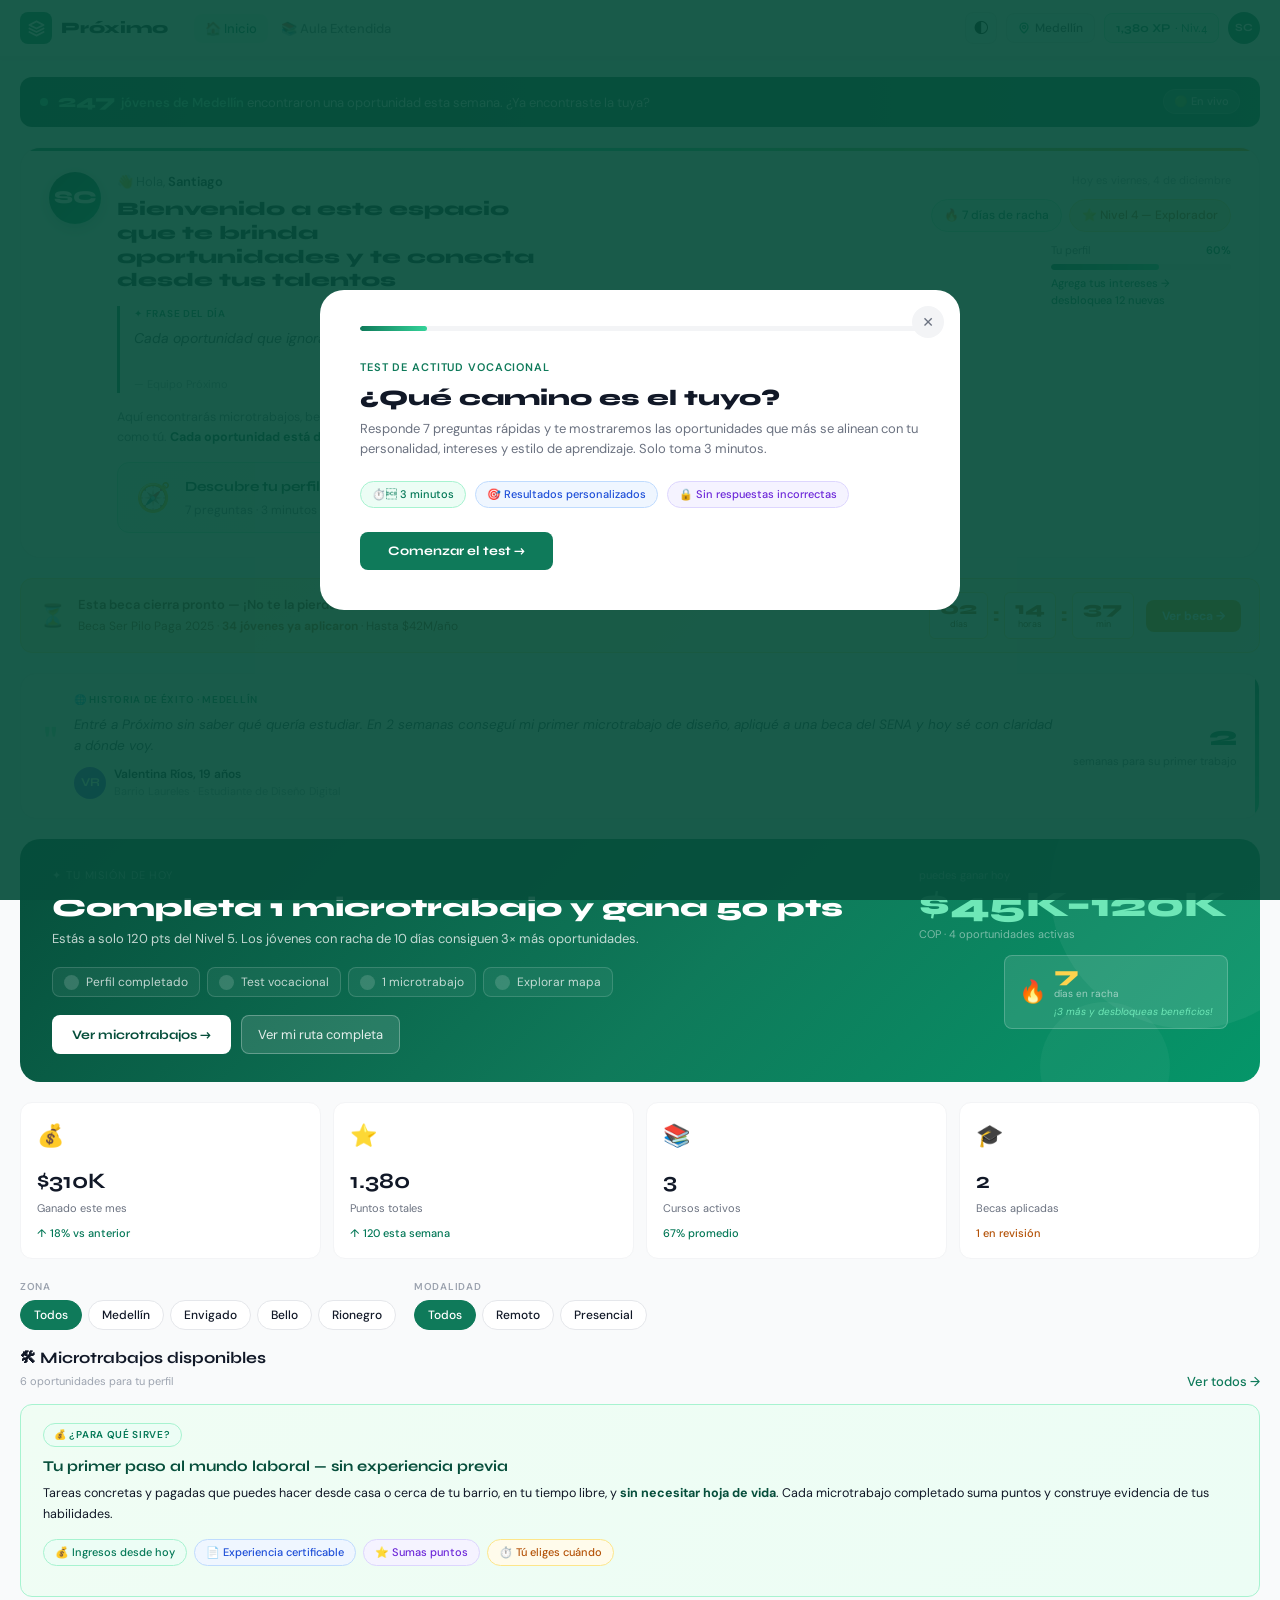
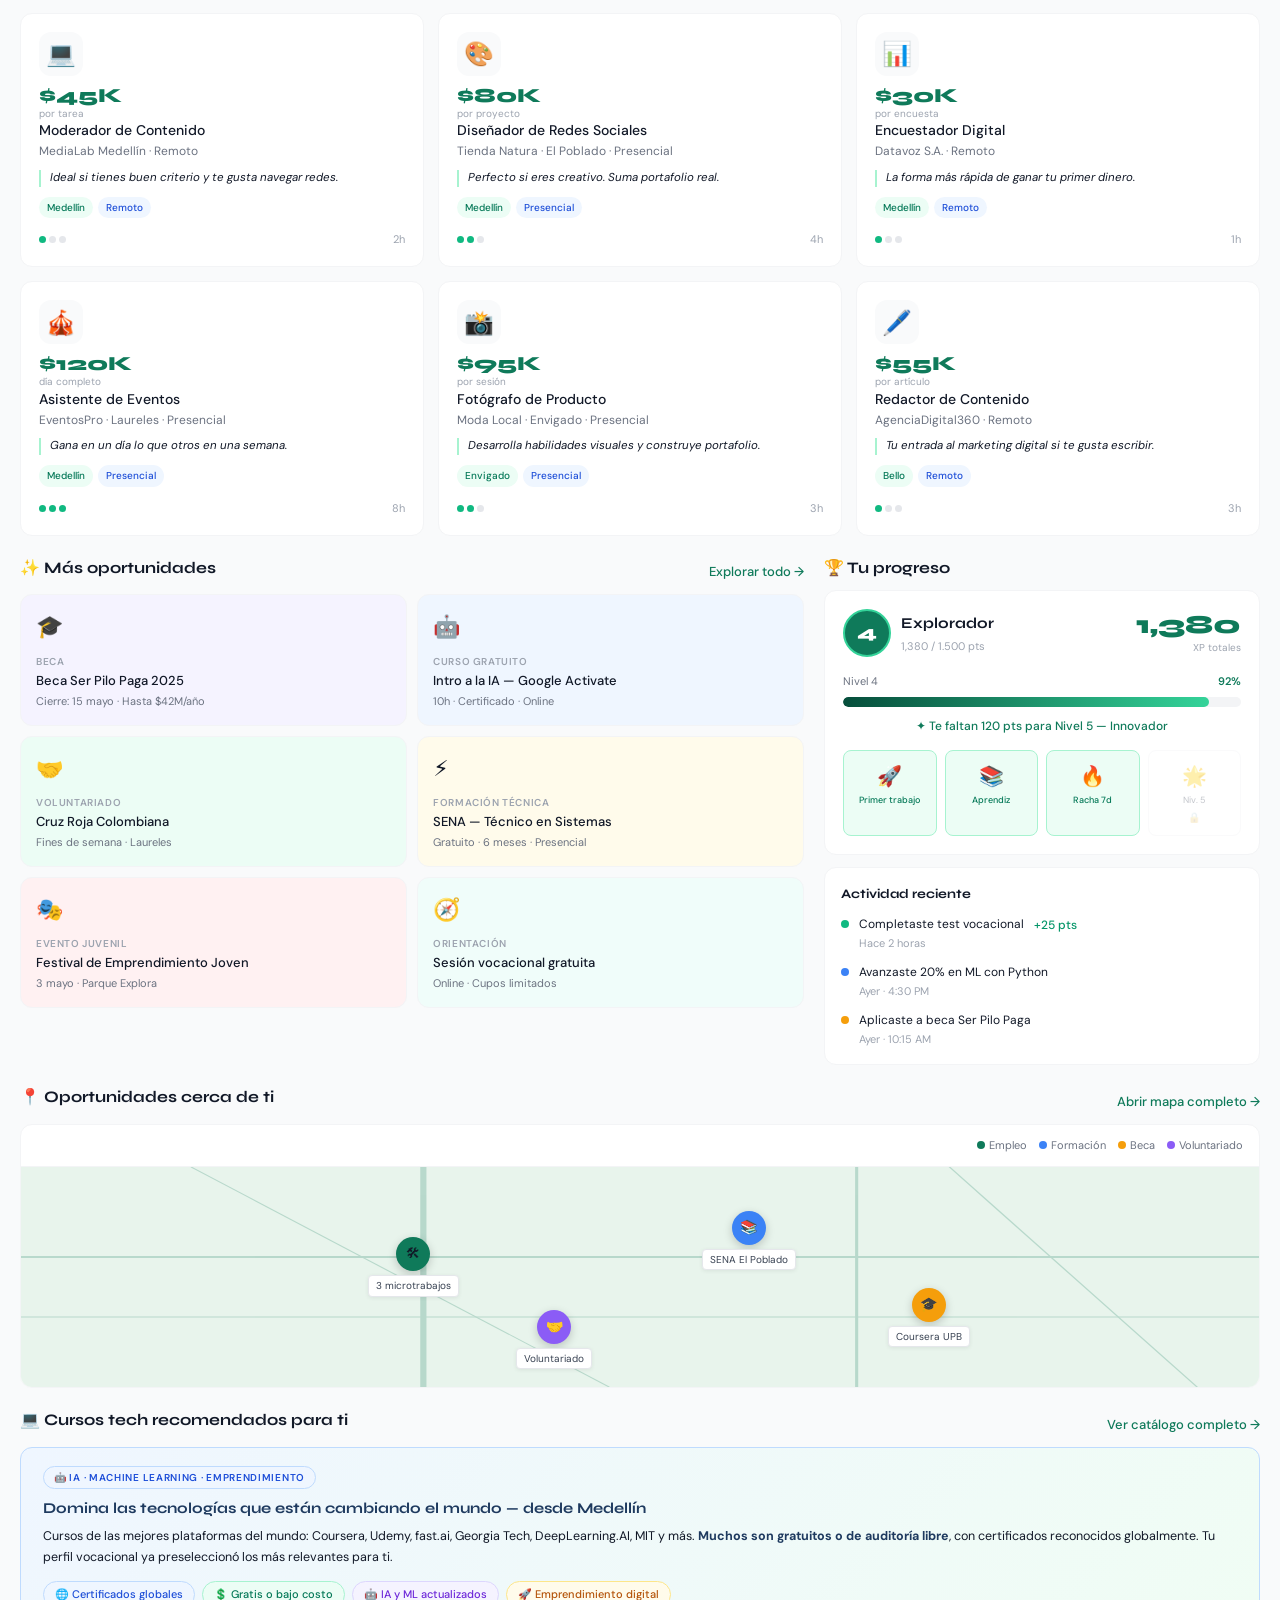
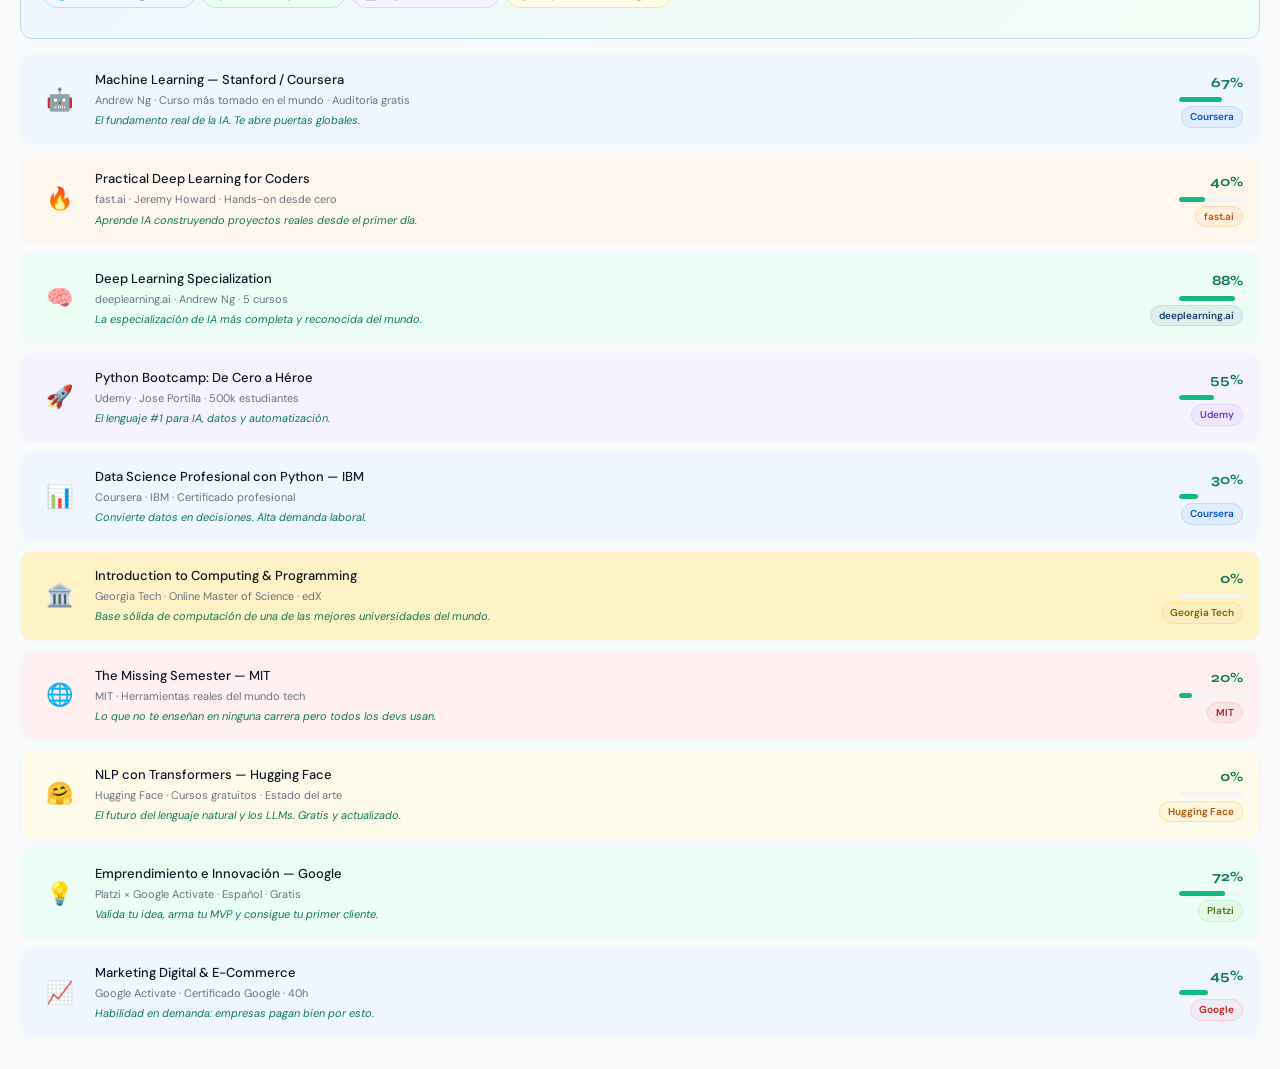
<file: index.html>
<!DOCTYPE html>
<html lang="es">
<head>
<meta charset="UTF-8"/>
<meta name="viewport" content="width=device-width, initial-scale=1.0"/>
<title>Próximo</title>
<link rel="preconnect" href="https://fonts.googleapis.com"/>
<link href="https://fonts.googleapis.com/css2?family=Syne:wght@700;800&family=DM+Sans:ital,wght@0,300;0,400;0,500;1,400&display=swap" rel="stylesheet"/>
<link rel="stylesheet" href="styles.css"/>

</head>
<body>

<!-- ============ VOCATIONAL TEST OVERLAY ============ -->
<div id="voc-overlay">
  <div class="voc-box">
    <button class="voc-close-btn" onclick="closeVoc()" aria-label="Cerrar test vocacional">✕</button>
    <div class="voc-progress-bar"><div class="voc-progress-fill" id="vocProg" style="width:12%"></div></div>

    <!-- STEP 0 — intro -->
    <div class="voc-step active" id="vstep-0">
      <div class="voc-eyebrow">Test de actitud vocacional</div>
      <div class="voc-question fd">¿Qué camino es el tuyo?</div>
      <p class="voc-hint">Responde 7 preguntas rápidas y te mostraremos las oportunidades que más se alinean con tu personalidad, intereses y estilo de aprendizaje. Solo toma 3 minutos.</p>
      <div style="display:flex;flex-wrap:wrap;gap:9px;margin-bottom:24px">
        <span class="bpill bp-g">⏱️ 3 minutos</span>
        <span class="bpill bp-b">🎯 Resultados personalizados</span>
        <span class="bpill bp-v">🔒 Sin respuestas incorrectas</span>
      </div>
      <button class="voc-next" onclick="vocNext()">Comenzar el test →</button>
    </div>

    <!-- STEP 1 -->
    <div class="voc-step" id="vstep-1">
      <div class="voc-eyebrow">Pregunta 1 de 7 · Intereses</div>
      <div class="voc-question fd">¿Qué actividad disfrutas más en tu tiempo libre?</div>
      <p class="voc-hint">Elige la opción que más te identifique — no hay respuesta correcta.</p>
      <div class="voc-options" id="q1opts"></div>
      <div class="voc-nav"><button class="voc-back" onclick="vocBack(1)">← Volver</button><span class="voc-step-counter">1 / 7</span><button class="voc-next" id="q1next" disabled onclick="vocNext()">Siguiente →</button></div>
    </div>

    <!-- STEP 2 -->
    <div class="voc-step" id="vstep-2">
      <div class="voc-eyebrow">Pregunta 2 de 7 · Estilo de trabajo</div>
      <div class="voc-question fd">¿Cómo prefieres resolver un problema difícil?</div>
      <p class="voc-hint">Piensa en una situación real que hayas enfrentado.</p>
      <div class="voc-options" id="q2opts"></div>
      <div class="voc-nav"><button class="voc-back" onclick="vocBack(2)">← Volver</button><span class="voc-step-counter">2 / 7</span><button class="voc-next" id="q2next" disabled onclick="vocNext()">Siguiente →</button></div>
    </div>

    <!-- STEP 3 -->
    <div class="voc-step" id="vstep-3">
      <div class="voc-eyebrow">Pregunta 3 de 7 · Motivación</div>
      <div class="voc-question fd">¿Qué te haría sentir que tu trabajo valió la pena?</div>
      <p class="voc-hint">Imagina que al final del día miras atrás — ¿qué necesitas ver?</p>
      <div class="voc-options" id="q3opts"></div>
      <div class="voc-nav"><button class="voc-back" onclick="vocBack(3)">← Volver</button><span class="voc-step-counter">3 / 7</span><button class="voc-next" id="q3next" disabled onclick="vocNext()">Siguiente →</button></div>
    </div>

    <!-- STEP 4 -->
    <div class="voc-step" id="vstep-4">
      <div class="voc-eyebrow">Pregunta 4 de 7 · Entorno ideal</div>
      <div class="voc-question fd">¿En qué tipo de entorno te sientes más tú mismo?</div>
      <p class="voc-hint">No el lugar "correcto" — el que te da más energía.</p>
      <div class="voc-options" id="q4opts"></div>
      <div class="voc-nav"><button class="voc-back" onclick="vocBack(4)">← Volver</button><span class="voc-step-counter">4 / 7</span><button class="voc-next" id="q4next" disabled onclick="vocNext()">Siguiente →</button></div>
    </div>

    <!-- STEP 5 -->
    <div class="voc-step" id="vstep-5">
      <div class="voc-eyebrow">Pregunta 5 de 7 · Habilidades</div>
      <div class="voc-question fd">¿Cuál de estas actividades harías aunque no te pagaran?</div>
      <p class="voc-hint">Lo que fluye naturalmente en ti suele ser tu mayor fortaleza.</p>
      <div class="voc-options" id="q5opts"></div>
      <div class="voc-nav"><button class="voc-back" onclick="vocBack(5)">← Volver</button><span class="voc-step-counter">5 / 7</span><button class="voc-next" id="q5next" disabled onclick="vocNext()">Siguiente →</button></div>
    </div>

    <!-- STEP 6 -->
    <div class="voc-step" id="vstep-6">
      <div class="voc-eyebrow">Pregunta 6 de 7 · Aprendizaje</div>
      <div class="voc-question fd">¿Cómo aprendes mejor algo nuevo?</div>
      <p class="voc-hint">Tu estilo de aprendizaje define qué tipo de cursos y rutas se adaptarán mejor a ti.</p>
      <div class="voc-options" id="q6opts"></div>
      <div class="voc-nav"><button class="voc-back" onclick="vocBack(6)">← Volver</button><span class="voc-step-counter">6 / 7</span><button class="voc-next" id="q6next" disabled onclick="vocNext()">Siguiente →</button></div>
    </div>

    <!-- STEP 7 -->
    <div class="voc-step" id="vstep-7">
      <div class="voc-eyebrow">Pregunta 7 de 7 · Visión</div>
      <div class="voc-question fd">¿Cómo te imaginas en 5 años?</div>
      <p class="voc-hint">No tiene que ser exacto — elige lo que más te resuena ahora mismo.</p>
      <div class="voc-options" id="q7opts"></div>
      <div class="voc-nav"><button class="voc-back" onclick="vocBack(7)">← Volver</button><span class="voc-step-counter">7 / 7</span><button class="voc-next" id="q7next" disabled onclick="vocCalc()">Ver mi resultado →</button></div>
    </div>

    <!-- STEP 8 — RESULT -->
    <div class="voc-step" id="vstep-8">
      <div class="voc-result-header">
        <div class="voc-result-icon" id="vocResIcon"></div>
        <div class="voc-result-title fd" id="vocResTitle"></div>
        <p class="voc-result-sub" id="vocResSub"></p>
      </div>
      <div class="voc-traits" id="vocTraits"></div>
      <div class="voc-recs">
        <div class="voc-recs-title fd">Oportunidades recomendadas para ti</div>
        <div id="vocRecsList"></div>
      </div>
      <div class="voc-cta-row">
        <button class="btn-brand" onclick="closeVoc()">Ver mis oportunidades →</button>
        <button class="btn-outline" onclick="retakeVoc()">Repetir test</button>
      </div>
    </div>
  </div>
</div>

<!-- HEADER -->
<header class="header">
  <div class="header-inner">
    <div class="logo">
      <div class="logo-icon"><svg viewBox="0 0 24 24"><path d="M12 2L2 7l10 5 10-5-10-5zM2 17l10 5 10-5M2 12l10 5 10-5"/></svg></div>
      <span class="logo-name fd">Próximo</span>
    </div>
    <nav class="desktop-nav" id="desktopNav"></nav>
    <div class="header-right">
      <button class="theme-toggle-btn" id="themeToggleBtn" onclick="toggleTheme()" aria-label="Cambiar tema">🌓</button>
      <div class="loc-chip">
        <svg viewBox="0 0 24 24"><path d="M20 10c0 6-8 12-8 12s-8-6-8-12a8 8 0 0 1 16 0Z"/><circle cx="12" cy="10" r="3"/></svg>
        Medellín
      </div>
      <div class="xp-chip">1.380 XP <em>· Niv.4</em></div>
      <div class="avatar fd">SC</div>
      <button class="burger" id="burgerBtn" aria-label="Menú">
        <svg viewBox="0 0 24 24"><line x1="3" y1="6" x2="21" y2="6"/><line x1="3" y1="12" x2="21" y2="12"/><line x1="3" y1="18" x2="21" y2="18"/></svg>
      </button>
    </div>
  </div>
  <div class="mob-menu" id="mobileMenu"></div>
</header>

<main class="main">

  <!-- TICKER -->
  <div class="impact-ticker">
    <div class="ticker-dot"></div>
    <div class="ticker-text"><span class="ticker-count" id="tickerCount">247</span> <strong>jóvenes de Medellín</strong> encontraron una oportunidad esta semana. ¿Ya encontraste la tuya?</div>
    <span class="ticker-badge">🟢 En vivo</span>
  </div>

  <!-- WELCOME -->
  <div class="welcome">
    <div class="welcome-left">
      <div class="welcome-avatar fd">SC</div>
      <div>
        <div class="welcome-greeting">👋 Hola, <strong>Santiago</strong></div>
        <div class="welcome-name fd">Bienvenido a este espacio que te brinda oportunidades y te conecta desde tus talentos</div>
        <div class="quote-box">
          <div class="quote-label">✦ Frase del día</div>
          <div class="quote-text" id="quoteText"></div>
          <div class="quote-author" id="quoteAuthor"></div>
        </div>
        <p class="welcome-purpose">Aquí encontrarás microtrabajos, becas, cursos y voluntariados pensados para jóvenes como tú. <strong>Cada oportunidad está diseñada para que crezcas desde lo que ya eres.</strong></p>
        <!-- VOC BANNER -->
        <div id="vocBannerWrap" style="margin-top:14px">
          <div class="voc-banner" onclick="openVoc()">
            <div class="voc-banner-icon">🧭</div>
            <div class="voc-banner-body">
              <div class="voc-banner-title fd">Descubre tu perfil vocacional</div>
              <div class="voc-banner-sub">7 preguntas · 3 minutos · Oportunidades personalizadas para ti</div>
            </div>
            <button class="voc-banner-btn">Hacer el test →</button>
          </div>
        </div>
      </div>
    </div>
    <div class="welcome-right">
      <div class="welcome-date" id="welcomeDate"></div>
      <div class="w-badges">
        <div class="w-badge w-badge-g">🔥 7 días de racha</div>
        <div class="w-badge w-badge-a">⭐ Nivel 4 — Explorador</div>
      </div>
      <div class="onboard-bar">
        <div class="onboard-label"><span>Tu perfil</span><span class="onboard-pct">60%</span></div>
        <div class="onboard-track"><div class="onboard-fill" style="width:60%"></div></div>
        <div class="onboard-cta">Agrega tus intereses → desbloquea 12 nuevas</div>
      </div>
    </div>
  </div>

  <!-- FOMO -->
  <div class="fomo-banner">
    <div class="fomo-icon">⏳</div>
    <div class="fomo-body">
      <div class="fomo-title">Esta beca cierra pronto — ¡No te la pierdas!</div>
      <div class="fomo-sub">Beca Ser Pilo Paga 2025 · <strong>34 jóvenes ya aplicaron</strong> · Hasta $42M/año</div>
    </div>
    <div class="fomo-timer">
      <div class="timer-block"><div class="timer-num fd" id="timerD">02</div><div class="timer-lbl">días</div></div>
      <div class="timer-sep fd">:</div>
      <div class="timer-block"><div class="timer-num fd" id="timerH">14</div><div class="timer-lbl">horas</div></div>
      <div class="timer-sep fd">:</div>
      <div class="timer-block"><div class="timer-num fd" id="timerM">37</div><div class="timer-lbl">min</div></div>
    </div>
    <button class="fomo-btn" onclick="showToast('¡Redirigiendo a la beca! 🎓')">Ver beca →</button>
  </div>

  <!-- STORY -->
  <div class="story-card">
    <div class="story-qmark">"</div>
    <div class="story-body">
      <div class="story-tag">🌐 Historia de éxito · Medellín</div>
      <div class="story-text">Entré a Próximo sin saber qué quería estudiar. En 2 semanas conseguí mi primer microtrabajo de diseño, apliqué a una beca del SENA y hoy sé con claridad a dónde voy.</div>
      <div class="story-person">
        <div class="story-av fd">VR</div>
        <div><div class="story-name">Valentina Ríos, 19 años</div><div class="story-detail">Barrio Laureles · Estudiante de Diseño Digital</div></div>
      </div>
    </div>
    <div class="story-stat"><div class="story-stat-num fd">2</div><div class="story-stat-lbl">semanas para su primer trabajo</div></div>
  </div>

  <!-- HERO -->
  <div class="hero">
    <div class="hero-c1"></div><div class="hero-c2"></div>
    <div class="hero-inner">
      <div class="hero-left">
        <p class="hero-eyebrow">✦ Tu misión de hoy</p>
        <h1 class="hero-title fd">Completa 1 microtrabajo y gana 50 pts</h1>
        <p class="hero-sub">Estás a solo 120 pts del Nivel 5. Los jóvenes con racha de 10 días consiguen 3× más oportunidades.</p>
        <div class="hero-tasks">
          <div class="hero-task done"><div class="task-dot done"><svg viewBox="0 0 12 12"><polyline points="2,6 5,9 10,3"/></svg></div>Perfil completado</div>
          <div class="hero-task done"><div class="task-dot done"><svg viewBox="0 0 12 12"><polyline points="2,6 5,9 10,3"/></svg></div>Test vocacional</div>
          <div class="hero-task todo"><div class="task-dot todo"></div>1 microtrabajo</div>
          <div class="hero-task todo"><div class="task-dot todo"></div>Explorar mapa</div>
        </div>
        <div class="hero-btns">
          <button class="btn-white" onclick="document.getElementById('jobs').scrollIntoView({behavior:'smooth'})">Ver microtrabajos →</button>
          <button class="btn-glass">Ver mi ruta completa</button>
        </div>
      </div>
      <div class="hero-right">
        <div>
          <div class="hero-earn-lbl">puedes ganar hoy</div>
          <div class="hero-earn-amt fd">$45K–120K</div>
          <div class="hero-earn-sub">COP · 4 oportunidades activas</div>
        </div>
        <div class="streak-box">
          <span class="streak-fire">🔥</span>
          <div>
            <div class="streak-num fd">7</div>
            <div class="streak-lbl">días en racha</div>
            <div class="streak-tip">¡3 más y desbloqueas beneficios!</div>
          </div>
        </div>
      </div>
    </div>
  </div>

  <!-- STATS -->
  <div class="stats-grid">
    <div class="stat-card"><span class="stat-emoji">💰</span><div class="stat-val fd">$310K</div><div class="stat-lbl">Ganado este mes</div><div class="stat-delta d-up">↑ 18% vs anterior</div></div>
    <div class="stat-card"><span class="stat-emoji">⭐</span><div class="stat-val fd">1.380</div><div class="stat-lbl">Puntos totales</div><div class="stat-delta d-up">↑ 120 esta semana</div></div>
    <div class="stat-card"><span class="stat-emoji">📚</span><div class="stat-val fd">3</div><div class="stat-lbl">Cursos activos</div><div class="stat-delta d-up">67% promedio</div></div>
    <div class="stat-card"><span class="stat-emoji">🎓</span><div class="stat-val fd">2</div><div class="stat-lbl">Becas aplicadas</div><div class="stat-delta d-neu">1 en revisión</div></div>
  </div>

  <!-- FILTERS + JOBS -->
  <div id="jobs">
    <div class="filters-row">
      <div class="filter-group"><div class="filter-label">Zona</div><div class="pills" id="zonePills"></div></div>
      <div class="filter-group"><div class="filter-label">Modalidad</div><div class="pills" id="modePills"></div></div>
    </div>
    <div style="height:16px"></div>
    <div class="sec-hd"><div><div class="sec-title">🛠 Microtrabajos disponibles</div><div class="sec-sub" id="jobsCount"></div></div><button class="sec-link">Ver todos →</button></div>
    <div class="sec-intro si-jobs">
      <div class="sec-intro-tag">💰 ¿Para qué sirve?</div>
      <div class="sec-intro-title fd">Tu primer paso al mundo laboral — sin experiencia previa</div>
      <p class="sec-intro-text">Tareas concretas y pagadas que puedes hacer desde casa o cerca de tu barrio, en tu tiempo libre, y <strong>sin necesitar hoja de vida</strong>. Cada microtrabajo completado suma puntos y construye evidencia de tus habilidades.</p>
      <div class="sec-intro-benefits"><span class="bpill bp-g">💰 Ingresos desde hoy</span><span class="bpill bp-b">📄 Experiencia certificable</span><span class="bpill bp-v">⭐ Sumas puntos</span><span class="bpill bp-a">⏱️ Tú eliges cuándo</span></div>
    </div>
    <div class="jobs-grid" id="jobsGrid"></div>
  </div>

  <!-- OPPS + PROGRESS -->
  <div class="two-col">
    <div>
      <div class="sec-hd"><div class="sec-title">✨ Más oportunidades</div><button class="sec-link">Explorar todo →</button></div>
      <div class="opps-grid" id="oppsGrid"></div>
    </div>
    <div>
      <div class="sec-hd" style="margin-bottom:10px"><div class="sec-title">🏆 Tu progreso</div></div>
      <div class="prog-card">
        <div class="level-row">
          <div style="display:flex;align-items:center">
            <div class="level-circle fd">4</div>
            <div class="level-info"><div class="level-name fd">Explorador</div><div class="level-pts-lbl">1.380 / 1.500 pts</div></div>
          </div>
          <div><div class="pts-big fd">1.380</div><div class="pts-big-lbl">XP totales</div></div>
        </div>
        <div class="prog-label-row"><span>Nivel 4</span><span class="prog-pct">92%</span></div>
        <div class="prog-track"><div class="prog-fill" style="width:92%"></div></div>
        <div class="prog-milestone">✦ Te faltan 120 pts para Nivel 5 — Innovador</div>
        <div class="achievements">
          <div class="ach earned"><span class="ach-emoji">🚀</span><span class="ach-name">Primer trabajo</span></div>
          <div class="ach earned"><span class="ach-emoji">📚</span><span class="ach-name">Aprendiz</span></div>
          <div class="ach earned"><span class="ach-emoji">🔥</span><span class="ach-name">Racha 7d</span></div>
          <div class="ach ach-fade"><span class="ach-emoji">🌐</span><span class="ach-name">Niv. 5</span><span class="ach-lock">🔒</span></div>
        </div>
      </div>
      <div class="activity-card">
        <div class="activity-title fd">Actividad reciente</div>
        <div class="act-list" id="activityList"></div>
      </div>
    </div>
  </div>

  <!-- MAPA -->
  <div>
    <div class="sec-hd"><div class="sec-title">📍 Oportunidades cerca de ti</div><button class="sec-link">Abrir mapa completo →</button></div>
    <div class="map-card">
      <div class="map-filters-bar">
        <div class="pills" id="mapPills"></div>
        <div class="map-legend">
          <div class="legend-item"><div class="legend-dot" style="background:#0F7A5A"></div>Empleo</div>
          <div class="legend-item"><div class="legend-dot" style="background:#3B82F6"></div>Formación</div>
          <div class="legend-item"><div class="legend-dot" style="background:#F59E0B"></div>Beca</div>
          <div class="legend-item"><div class="legend-dot" style="background:#8B5CF6"></div>Voluntariado</div>
        </div>
      </div>
      <div class="map-area">
        <svg viewBox="0 0 400 220" preserveAspectRatio="none">
          <line x1="0" y1="90" x2="400" y2="90" stroke="#0F7A5A" stroke-width="2"/>
          <line x1="0" y1="150" x2="400" y2="150" stroke="#0F7A5A" stroke-width="1"/>
          <line x1="130" y1="0" x2="130" y2="220" stroke="#0F7A5A" stroke-width="2"/>
          <line x1="270" y1="0" x2="270" y2="220" stroke="#0F7A5A" stroke-width="1"/>
          <line x1="55" y1="0" x2="190" y2="220" stroke="#0F7A5A" stroke-width=".6"/>
          <line x1="300" y1="0" x2="380" y2="220" stroke="#0F7A5A" stroke-width=".6"/>
        </svg>
        <div class="map-pin" style="left:28%;top:32%"><div class="map-pin-circle" style="background:#0F7A5A">🛠</div><div class="map-pin-lbl">3 microtrabajos</div></div>
        <div class="map-pin" style="left:55%;top:20%"><div class="map-pin-circle" style="background:#3B82F6">📚</div><div class="map-pin-lbl">SENA El Poblado</div></div>
        <div class="map-pin" style="left:70%;top:55%"><div class="map-pin-circle" style="background:#F59E0B">🎓</div><div class="map-pin-lbl">Coursera UPB</div></div>
        <div class="map-pin" style="left:40%;top:65%"><div class="map-pin-circle" style="background:#8B5CF6">🤝</div><div class="map-pin-lbl">Voluntariado</div></div>
      </div>
    </div>
  </div>

  <!-- CURSOS TECH -->
  <div>
    <div class="sec-hd"><div class="sec-title">💻 Cursos tech recomendados para ti</div><button class="sec-link" onclick="showToast('¡Próximamente catálogo extendido!')">Ver catálogo completo →</button></div>
    <div class="sec-intro si-courses">
      <div class="sec-intro-tag">🤖 IA · Machine Learning · Emprendimiento</div>
      <div class="sec-intro-title fd">Domina las tecnologías que están cambiando el mundo — desde Medellín</div>
      <p class="sec-intro-text">Cursos de las mejores plataformas del mundo: Coursera, Udemy, fast.ai, Georgia Tech, DeepLearning.AI, MIT y más. <strong>Muchos son gratuitos o de auditoría libre</strong>, con certificados reconocidos globalmente. Tu perfil vocacional ya preseleccionó los más relevantes para ti.</p>
      <div class="sec-intro-benefits"><span class="bpill bp-b">🌐 Certificados globales</span><span class="bpill bp-g">💲 Gratis o bajo costo</span><span class="bpill bp-v">🤖 IA y ML actualizados</span><span class="bpill bp-a">🚀 Emprendimiento digital</span></div>
    </div>
    <div class="courses-list" id="coursesList"></div>
  </div>

</main>

<!-- GENERAL DETAIL MODAL -->
<div id="modal-general" class="modal-overlay" onclick="closeGeneralModal(event)">
  <div class="modal-box">
    <div class="modal-header">
      <button class="modal-close-btn" onclick="closeGeneralModal(event)">✕</button>
      <div id="modal-gen-eyebrow" style="font-size: 11px; text-transform: uppercase; opacity: 0.8; font-weight: 600; margin-bottom: 4px;">Detalle</div>
      <h3 id="modal-gen-title" style="font-family:'Syne',sans-serif; font-size: 18px; font-weight: 800; margin: 0; line-height: 1.3;"></h3>
    </div>
    <div class="modal-body" id="modal-gen-body">
      <!-- Dynamic Content -->
    </div>
  </div>
</div>

<!-- INTERESTS SELECTOR MODAL -->
<div id="modal-interests" class="modal-overlay" onclick="closeInterestsModal(event)">
  <div class="modal-box" style="max-width: 480px;">
    <div class="modal-header">
      <button class="modal-close-btn" onclick="closeInterestsModal(event)">✕</button>
      <h3 style="font-family:'Syne',sans-serif; font-size: 18px; font-weight: 800; margin: 0;">Selecciona tus intereses</h3>
    </div>
    <div class="modal-body">
      <p style="font-size: 12.5px; color: var(--gray-500); margin-bottom: 16px;">Elige los temas que más te interesan para desbloquear nuevas oportunidades personalizadas (+40% perfil).</p>
      <div style="display: grid; grid-template-columns: 1fr 1fr; gap: 8px; margin-bottom: 20px;" id="interestsGrid">
        <!-- populated dynamically -->
      </div>
      <button class="btn-brand" style="width: 100%;" onclick="saveInterests()">Guardar intereses →</button>
    </div>
  </div>
</div>

<nav class="mobile-nav"><div class="mob-nav-items" id="mobileNav"></div></nav>
<div class="mob-spacer"></div>
<div class="toast" id="toast"></div>

<script src="app.js" defer></script>
</body>
</html>
</file>
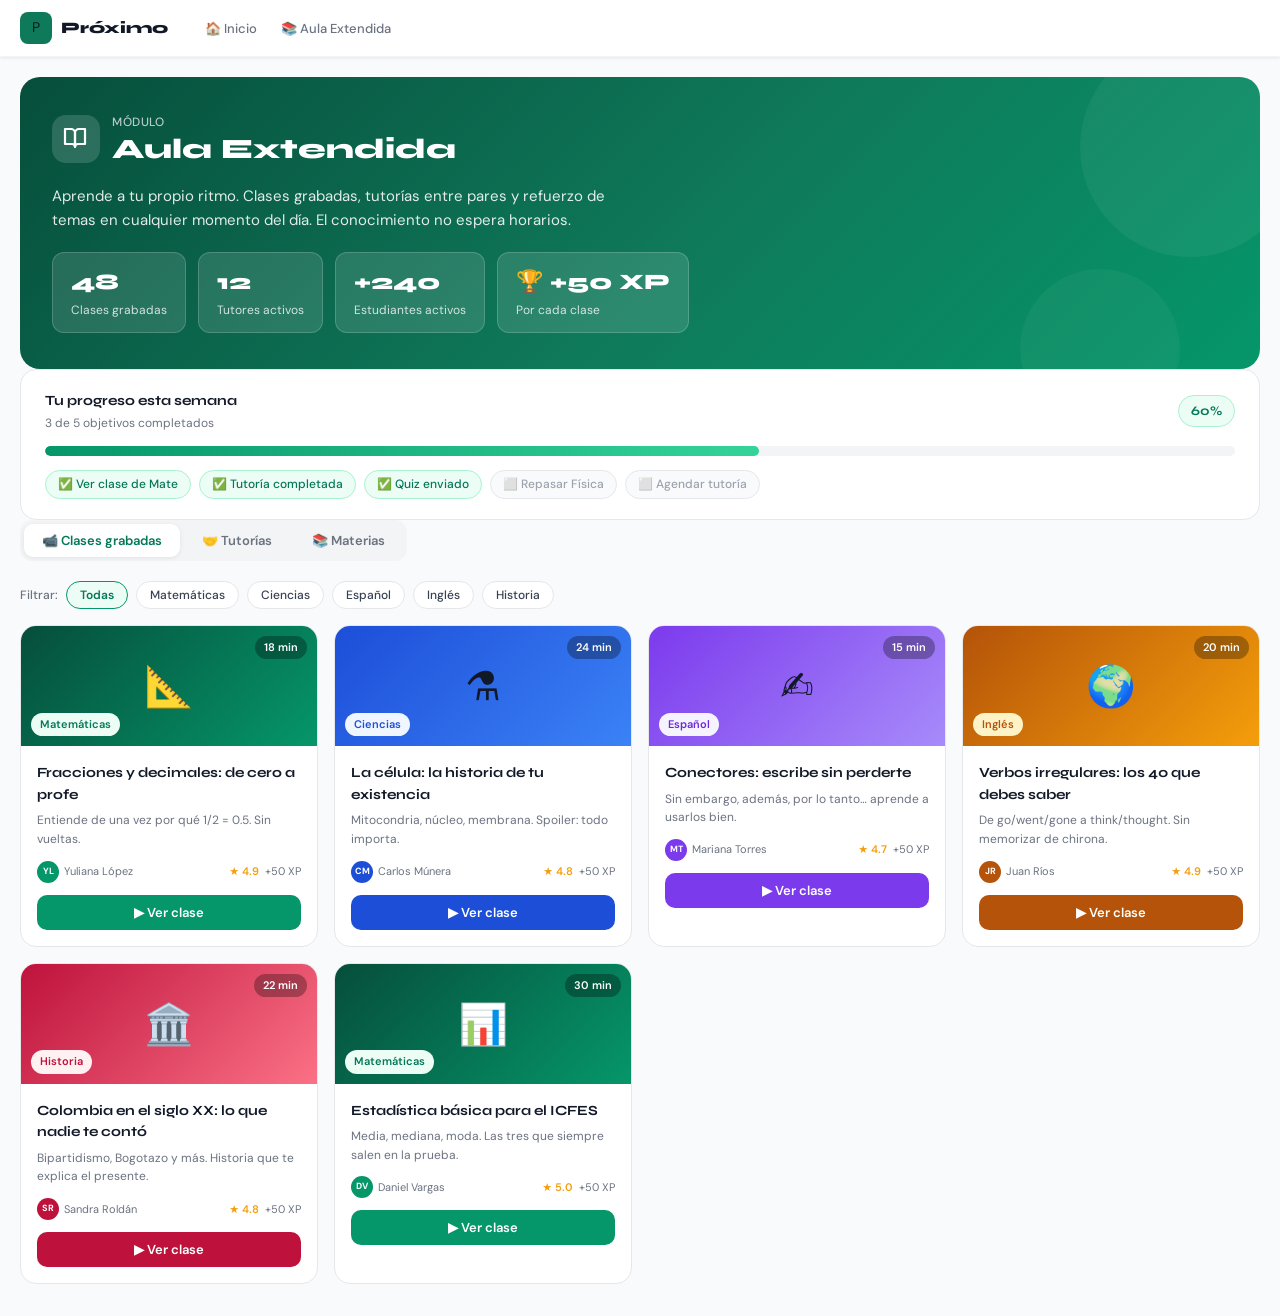
<file: index-second-page.html>
<!DOCTYPE html>
<html lang="es">
<head>
<meta charset="UTF-8"/>
<meta name="viewport" content="width=device-width, initial-scale=1.0"/>
<title>Aula Extendida | Próximo</title>
<link rel="preconnect" href="https://fonts.googleapis.com"/>
<link href="https://fonts.googleapis.com/css2?family=Syne:wght@700;800&family=DM+Sans:ital,wght@0,300;0,400;0,500;1,400&display=swap" rel="stylesheet"/>
<link rel="stylesheet" href="styles.css"/>
</head>
<body>
<header class="header">
  <div class="header-inner">
    <a href="pag.html" class="logo" style="text-decoration:none;color:inherit;display:flex;align-items:center;gap:9px;">
      <span class="logo-icon">P</span>
      <span class="logo-name">Próximo</span>
    </a>
    <div class="desktop-nav" id="desktopNav"></div>
    <button class="burger" id="burgerBtn" aria-label="Abrir menú">
      <svg viewBox="0 0 24 24" fill="none" stroke="#000" stroke-width="2" stroke-linecap="round"><path d="M4 7h16M4 12h16M4 17h16"/></svg>
    </button>
    <div id="mobileMenu" class="mob-menu"></div>
  </div>
</header>
<main class="main">
<div class="page" id="page-aula">

    <!-- HERO BANNER -->
    <div style="background:linear-gradient(135deg,#064E3B 0%,#0F7A5A 55%,#059669 100%);border-radius:20px;padding:36px 32px;color:#fff;display:flex;flex-direction:column;gap:20px;position:relative;overflow:hidden;">
      <!-- decoración fondo -->
      <div style="position:absolute;top:-40px;right:-40px;width:220px;height:220px;border-radius:50%;background:rgba(255,255,255,.05);pointer-events:none;"></div>
      <div style="position:absolute;bottom:-60px;right:80px;width:160px;height:160px;border-radius:50%;background:rgba(255,255,255,.04);pointer-events:none;"></div>

      <div style="display:flex;align-items:center;gap:12px;position:relative">
        <div style="width:48px;height:48px;background:rgba(255,255,255,.15);border-radius:14px;display:flex;align-items:center;justify-content:center;flex-shrink:0;">
          <svg width="26" height="26" fill="none" stroke="#fff" stroke-width="2.2" stroke-linecap="round" stroke-linejoin="round"><path d="M2 3h6a4 4 0 0 1 4 4v14a3 3 0 0 0-3-3H2z"/><path d="M22 3h-6a4 4 0 0 0-4 4v14a3 3 0 0 1 3-3h7z"/></svg>
        </div>
        <div>
          <p style="font-size:12px;opacity:.7;margin-bottom:2px;letter-spacing:.05em;text-transform:uppercase;font-weight:500;">Módulo</p>
          <h1 style="font-family:'Syne',sans-serif;font-weight:800;font-size:clamp(20px,3vw,28px);line-height:1.1;">Aula Extendida</h1>
        </div>
      </div>

      <p style="font-size:15px;opacity:.88;max-width:600px;line-height:1.6;position:relative;">
        Aprende a tu propio ritmo. Clases grabadas, tutorías entre pares y refuerzo de temas en cualquier momento del día. El conocimiento no espera horarios.
      </p>

      <!-- métricas rápidas -->
      <div style="display:flex;flex-wrap:wrap;gap:12px;position:relative;">
        <div style="background:rgba(255,255,255,.12);border:1px solid rgba(255,255,255,.18);border-radius:12px;padding:12px 18px;min-width:110px;">
          <p style="font-family:'Syne',sans-serif;font-size:22px;font-weight:800;margin-bottom:2px;">48</p>
          <p style="font-size:12px;opacity:.8;">Clases grabadas</p>
        </div>
        <div style="background:rgba(255,255,255,.12);border:1px solid rgba(255,255,255,.18);border-radius:12px;padding:12px 18px;min-width:110px;">
          <p style="font-family:'Syne',sans-serif;font-size:22px;font-weight:800;margin-bottom:2px;">12</p>
          <p style="font-size:12px;opacity:.8;">Tutores activos</p>
        </div>
        <div style="background:rgba(255,255,255,.12);border:1px solid rgba(255,255,255,.18);border-radius:12px;padding:12px 18px;min-width:110px;">
          <p style="font-family:'Syne',sans-serif;font-size:22px;font-weight:800;margin-bottom:2px;">+240</p>
          <p style="font-size:12px;opacity:.8;">Estudiantes activos</p>
        </div>
        <div style="background:rgba(255,255,255,.12);border:1px solid rgba(255,255,255,.18);border-radius:12px;padding:12px 18px;min-width:110px;">
          <p style="font-family:'Syne',sans-serif;font-size:22px;font-weight:800;margin-bottom:2px;">🏆 +50 XP</p>
          <p style="font-size:12px;opacity:.8;">Por cada clase</p>
        </div>
      </div>
    </div>

    <!-- BARRA DE PROGRESO PERSONAL -->
    <div style="background:#fff;border:1px solid #E5E7EB;border-radius:16px;padding:20px 24px;">
      <div style="display:flex;align-items:center;justify-content:space-between;margin-bottom:14px;">
        <div>
          <p style="font-family:'Syne',sans-serif;font-size:14px;font-weight:700;color:#111827;">Tu progreso esta semana</p>
          <p style="font-size:12px;color:#6B7280;margin-top:2px;">3 de 5 objetivos completados</p>
        </div>
        <div style="background:#ECFDF5;border:1px solid #A7F3D0;border-radius:20px;padding:4px 12px;">
          <span style="font-family:'Syne',sans-serif;font-size:13px;font-weight:700;color:#047857;">60%</span>
        </div>
      </div>
      <div style="background:#F3F4F6;border-radius:999px;height:10px;overflow:hidden;">
        <div style="width:60%;height:100%;background:linear-gradient(90deg,#059669,#34D399);border-radius:999px;transition:width .6s ease;"></div>
      </div>
      <div style="display:flex;gap:8px;margin-top:14px;flex-wrap:wrap;">
        <span style="background:#ECFDF5;border:1px solid #A7F3D0;border-radius:20px;padding:4px 12px;font-size:12px;color:#047857;font-weight:500;">✅ Ver clase de Mate</span>
        <span style="background:#ECFDF5;border:1px solid #A7F3D0;border-radius:20px;padding:4px 12px;font-size:12px;color:#047857;font-weight:500;">✅ Tutoría completada</span>
        <span style="background:#ECFDF5;border:1px solid #A7F3D0;border-radius:20px;padding:4px 12px;font-size:12px;color:#047857;font-weight:500;">✅ Quiz enviado</span>
        <span style="background:#F9FAFB;border:1px solid #E5E7EB;border-radius:20px;padding:4px 12px;font-size:12px;color:#9CA3AF;font-weight:500;">⬜ Repasar Física</span>
        <span style="background:#F9FAFB;border:1px solid #E5E7EB;border-radius:20px;padding:4px 12px;font-size:12px;color:#9CA3AF;font-weight:500;">⬜ Agendar tutoría</span>
      </div>
    </div>

    <!-- TABS DE CONTENIDO -->
    <div>
      <div style="display:flex;gap:4px;background:#F3F4F6;padding:4px;border-radius:12px;width:fit-content;margin-bottom:20px;" id="aula-tabs">
        <button onclick="aulaTab('clases')" id="tab-clases" style="padding:8px 18px;border-radius:9px;font-size:13px;font-weight:600;border:none;background:#fff;color:#047857;box-shadow:0 1px 4px rgba(0,0,0,.08);cursor:pointer;font-family:'DM Sans',sans-serif;">📹 Clases grabadas</button>
        <button onclick="aulaTab('tutorias')" id="tab-tutorias" style="padding:8px 18px;border-radius:9px;font-size:13px;font-weight:600;border:none;background:transparent;color:#6B7280;cursor:pointer;font-family:'DM Sans',sans-serif;">🤝 Tutorías</button>
        <button onclick="aulaTab('materias')" id="tab-materias" style="padding:8px 18px;border-radius:9px;font-size:13px;font-weight:600;border:none;background:transparent;color:#6B7280;cursor:pointer;font-family:'DM Sans',sans-serif;">📚 Materias</button>
      </div>

      <!-- TAB: CLASES GRABADAS -->
      <div id="aula-clases">

        <!-- filtros -->
        <div style="display:flex;gap:8px;flex-wrap:wrap;margin-bottom:16px;align-items:center;">
          <span style="font-size:12px;color:#6B7280;font-weight:500;">Filtrar:</span>
          <button onclick="filtrarClase(this,'Todas')" style="padding:5px 13px;border-radius:20px;font-size:12px;font-weight:600;border:1.5px solid #059669;background:#ECFDF5;color:#047857;cursor:pointer;font-family:'DM Sans',sans-serif;">Todas</button>
          <button onclick="filtrarClase(this,'Matemáticas')" style="padding:5px 13px;border-radius:20px;font-size:12px;font-weight:500;border:1px solid #E5E7EB;background:#fff;color:#374151;cursor:pointer;font-family:'DM Sans',sans-serif;">Matemáticas</button>
          <button onclick="filtrarClase(this,'Ciencias')" style="padding:5px 13px;border-radius:20px;font-size:12px;font-weight:500;border:1px solid #E5E7EB;background:#fff;color:#374151;cursor:pointer;font-family:'DM Sans',sans-serif;">Ciencias</button>
          <button onclick="filtrarClase(this,'Español')" style="padding:5px 13px;border-radius:20px;font-size:12px;font-weight:500;border:1px solid #E5E7EB;background:#fff;color:#374151;cursor:pointer;font-family:'DM Sans',sans-serif;">Español</button>
          <button onclick="filtrarClase(this,'Inglés')" style="padding:5px 13px;border-radius:20px;font-size:12px;font-weight:500;border:1px solid #E5E7EB;background:#fff;color:#374151;cursor:pointer;font-family:'DM Sans',sans-serif;">Inglés</button>
          <button onclick="filtrarClase(this,'Historia')" style="padding:5px 13px;border-radius:20px;font-size:12px;font-weight:500;border:1px solid #E5E7EB;background:#fff;color:#374151;cursor:pointer;font-family:'DM Sans',sans-serif;">Historia</button>
        </div>

        <!-- grid de clases -->
        <div style="display:grid;grid-template-columns:repeat(auto-fill,minmax(270px,1fr));gap:16px;" id="clases-grid">

          <!-- clase card -->
          <div class="clase-card" data-materia="Matemáticas" style="background:#fff;border:1px solid #E5E7EB;border-radius:16px;overflow:hidden;transition:box-shadow .2s;">
            <div style="background:linear-gradient(135deg,#064E3B,#059669);height:120px;display:flex;align-items:center;justify-content:center;position:relative;">
              <span style="font-size:40px;">📐</span>
              <div style="position:absolute;top:10px;right:10px;background:rgba(0,0,0,.3);border-radius:20px;padding:3px 9px;font-size:11px;color:#fff;font-weight:600;">18 min</div>
              <div style="position:absolute;bottom:10px;left:10px;background:#ECFDF5;border-radius:20px;padding:3px 9px;font-size:11px;color:#047857;font-weight:600;">Matemáticas</div>
            </div>
            <div style="padding:16px;">
              <h3 style="font-family:'Syne',sans-serif;font-size:14px;font-weight:700;color:#111827;margin-bottom:6px;">Fracciones y decimales: de cero a profe</h3>
              <p style="font-size:12px;color:#6B7280;margin-bottom:12px;">Entiende de una vez por qué 1/2 = 0.5. Sin vueltas.</p>
              <div style="display:flex;align-items:center;justify-content:space-between;">
                <div style="display:flex;align-items:center;gap:5px;">
                  <div style="width:22px;height:22px;background:#059669;border-radius:50%;display:flex;align-items:center;justify-content:center;color:#fff;font-size:9px;font-weight:700;">YL</div>
                  <span style="font-size:11px;color:#6B7280;">Yuliana López</span>
                </div>
                <div style="display:flex;gap:6px;">
                  <span style="font-size:11px;color:#F59E0B;font-weight:600;">★ 4.9</span>
                  <span style="font-size:11px;color:#6B7280;">+50 XP</span>
                </div>
              </div>
              <button onclick="verClase(this)" style="margin-top:12px;width:100%;padding:9px;background:#059669;color:#fff;border:none;border-radius:10px;font-size:13px;font-weight:600;cursor:pointer;font-family:'DM Sans',sans-serif;transition:background .15s;">▶ Ver clase</button>
            </div>
          </div>

          <div class="clase-card" data-materia="Ciencias" style="background:#fff;border:1px solid #E5E7EB;border-radius:16px;overflow:hidden;">
            <div style="background:linear-gradient(135deg,#1D4ED8,#3B82F6);height:120px;display:flex;align-items:center;justify-content:center;position:relative;">
              <span style="font-size:40px;">⚗️</span>
              <div style="position:absolute;top:10px;right:10px;background:rgba(0,0,0,.3);border-radius:20px;padding:3px 9px;font-size:11px;color:#fff;font-weight:600;">24 min</div>
              <div style="position:absolute;bottom:10px;left:10px;background:#EFF6FF;border-radius:20px;padding:3px 9px;font-size:11px;color:#1D4ED8;font-weight:600;">Ciencias</div>
            </div>
            <div style="padding:16px;">
              <h3 style="font-family:'Syne',sans-serif;font-size:14px;font-weight:700;color:#111827;margin-bottom:6px;">La célula: la historia de tu existencia</h3>
              <p style="font-size:12px;color:#6B7280;margin-bottom:12px;">Mitocondria, núcleo, membrana. Spoiler: todo importa.</p>
              <div style="display:flex;align-items:center;justify-content:space-between;">
                <div style="display:flex;align-items:center;gap:5px;">
                  <div style="width:22px;height:22px;background:#1D4ED8;border-radius:50%;display:flex;align-items:center;justify-content:center;color:#fff;font-size:9px;font-weight:700;">CM</div>
                  <span style="font-size:11px;color:#6B7280;">Carlos Múnera</span>
                </div>
                <div style="display:flex;gap:6px;">
                  <span style="font-size:11px;color:#F59E0B;font-weight:600;">★ 4.8</span>
                  <span style="font-size:11px;color:#6B7280;">+50 XP</span>
                </div>
              </div>
              <button onclick="verClase(this)" style="margin-top:12px;width:100%;padding:9px;background:#1D4ED8;color:#fff;border:none;border-radius:10px;font-size:13px;font-weight:600;cursor:pointer;font-family:'DM Sans',sans-serif;">▶ Ver clase</button>
            </div>
          </div>

          <div class="clase-card" data-materia="Español" style="background:#fff;border:1px solid #E5E7EB;border-radius:16px;overflow:hidden;">
            <div style="background:linear-gradient(135deg,#7C3AED,#A78BFA);height:120px;display:flex;align-items:center;justify-content:center;position:relative;">
              <span style="font-size:40px;">✍️</span>
              <div style="position:absolute;top:10px;right:10px;background:rgba(0,0,0,.3);border-radius:20px;padding:3px 9px;font-size:11px;color:#fff;font-weight:600;">15 min</div>
              <div style="position:absolute;bottom:10px;left:10px;background:#F5F3FF;border-radius:20px;padding:3px 9px;font-size:11px;color:#6D28D9;font-weight:600;">Español</div>
            </div>
            <div style="padding:16px;">
              <h3 style="font-family:'Syne',sans-serif;font-size:14px;font-weight:700;color:#111827;margin-bottom:6px;">Conectores: escribe sin perderte</h3>
              <p style="font-size:12px;color:#6B7280;margin-bottom:12px;">Sin embargo, además, por lo tanto… aprende a usarlos bien.</p>
              <div style="display:flex;align-items:center;justify-content:space-between;">
                <div style="display:flex;align-items:center;gap:5px;">
                  <div style="width:22px;height:22px;background:#7C3AED;border-radius:50%;display:flex;align-items:center;justify-content:center;color:#fff;font-size:9px;font-weight:700;">MT</div>
                  <span style="font-size:11px;color:#6B7280;">Mariana Torres</span>
                </div>
                <div style="display:flex;gap:6px;">
                  <span style="font-size:11px;color:#F59E0B;font-weight:600;">★ 4.7</span>
                  <span style="font-size:11px;color:#6B7280;">+50 XP</span>
                </div>
              </div>
              <button onclick="verClase(this)" style="margin-top:12px;width:100%;padding:9px;background:#7C3AED;color:#fff;border:none;border-radius:10px;font-size:13px;font-weight:600;cursor:pointer;font-family:'DM Sans',sans-serif;">▶ Ver clase</button>
            </div>
          </div>

          <div class="clase-card" data-materia="Inglés" style="background:#fff;border:1px solid #E5E7EB;border-radius:16px;overflow:hidden;">
            <div style="background:linear-gradient(135deg,#B45309,#F59E0B);height:120px;display:flex;align-items:center;justify-content:center;position:relative;">
              <span style="font-size:40px;">🌍</span>
              <div style="position:absolute;top:10px;right:10px;background:rgba(0,0,0,.3);border-radius:20px;padding:3px 9px;font-size:11px;color:#fff;font-weight:600;">20 min</div>
              <div style="position:absolute;bottom:10px;left:10px;background:#FEF3C7;border-radius:20px;padding:3px 9px;font-size:11px;color:#B45309;font-weight:600;">Inglés</div>
            </div>
            <div style="padding:16px;">
              <h3 style="font-family:'Syne',sans-serif;font-size:14px;font-weight:700;color:#111827;margin-bottom:6px;">Verbos irregulares: los 40 que debes saber</h3>
              <p style="font-size:12px;color:#6B7280;margin-bottom:12px;">De go/went/gone a think/thought. Sin memorizar de chirona.</p>
              <div style="display:flex;align-items:center;justify-content:space-between;">
                <div style="display:flex;align-items:center;gap:5px;">
                  <div style="width:22px;height:22px;background:#B45309;border-radius:50%;display:flex;align-items:center;justify-content:center;color:#fff;font-size:9px;font-weight:700;">JR</div>
                  <span style="font-size:11px;color:#6B7280;">Juan Ríos</span>
                </div>
                <div style="display:flex;gap:6px;">
                  <span style="font-size:11px;color:#F59E0B;font-weight:600;">★ 4.9</span>
                  <span style="font-size:11px;color:#6B7280;">+50 XP</span>
                </div>
              </div>
              <button onclick="verClase(this)" style="margin-top:12px;width:100%;padding:9px;background:#B45309;color:#fff;border:none;border-radius:10px;font-size:13px;font-weight:600;cursor:pointer;font-family:'DM Sans',sans-serif;">▶ Ver clase</button>
            </div>
          </div>

          <div class="clase-card" data-materia="Historia" style="background:#fff;border:1px solid #E5E7EB;border-radius:16px;overflow:hidden;">
            <div style="background:linear-gradient(135deg,#BE123C,#FB7185);height:120px;display:flex;align-items:center;justify-content:center;position:relative;">
              <span style="font-size:40px;">🏛️</span>
              <div style="position:absolute;top:10px;right:10px;background:rgba(0,0,0,.3);border-radius:20px;padding:3px 9px;font-size:11px;color:#fff;font-weight:600;">22 min</div>
              <div style="position:absolute;bottom:10px;left:10px;background:#FFF1F2;border-radius:20px;padding:3px 9px;font-size:11px;color:#BE123C;font-weight:600;">Historia</div>
            </div>
            <div style="padding:16px;">
              <h3 style="font-family:'Syne',sans-serif;font-size:14px;font-weight:700;color:#111827;margin-bottom:6px;">Colombia en el siglo XX: lo que nadie te contó</h3>
              <p style="font-size:12px;color:#6B7280;margin-bottom:12px;">Bipartidismo, Bogotazo y más. Historia que te explica el presente.</p>
              <div style="display:flex;align-items:center;justify-content:space-between;">
                <div style="display:flex;align-items:center;gap:5px;">
                  <div style="width:22px;height:22px;background:#BE123C;border-radius:50%;display:flex;align-items:center;justify-content:center;color:#fff;font-size:9px;font-weight:700;">SR</div>
                  <span style="font-size:11px;color:#6B7280;">Sandra Roldán</span>
                </div>
                <div style="display:flex;gap:6px;">
                  <span style="font-size:11px;color:#F59E0B;font-weight:600;">★ 4.8</span>
                  <span style="font-size:11px;color:#6B7280;">+50 XP</span>
                </div>
              </div>
              <button onclick="verClase(this)" style="margin-top:12px;width:100%;padding:9px;background:#BE123C;color:#fff;border:none;border-radius:10px;font-size:13px;font-weight:600;cursor:pointer;font-family:'DM Sans',sans-serif;">▶ Ver clase</button>
            </div>
          </div>

          <div class="clase-card" data-materia="Matemáticas" style="background:#fff;border:1px solid #E5E7EB;border-radius:16px;overflow:hidden;">
            <div style="background:linear-gradient(135deg,#064E3B,#059669);height:120px;display:flex;align-items:center;justify-content:center;position:relative;">
              <span style="font-size:40px;">📊</span>
              <div style="position:absolute;top:10px;right:10px;background:rgba(0,0,0,.3);border-radius:20px;padding:3px 9px;font-size:11px;color:#fff;font-weight:600;">30 min</div>
              <div style="position:absolute;bottom:10px;left:10px;background:#ECFDF5;border-radius:20px;padding:3px 9px;font-size:11px;color:#047857;font-weight:600;">Matemáticas</div>
            </div>
            <div style="padding:16px;">
              <h3 style="font-family:'Syne',sans-serif;font-size:14px;font-weight:700;color:#111827;margin-bottom:6px;">Estadística básica para el ICFES</h3>
              <p style="font-size:12px;color:#6B7280;margin-bottom:12px;">Media, mediana, moda. Las tres que siempre salen en la prueba.</p>
              <div style="display:flex;align-items:center;justify-content:space-between;">
                <div style="display:flex;align-items:center;gap:5px;">
                  <div style="width:22px;height:22px;background:#059669;border-radius:50%;display:flex;align-items:center;justify-content:center;color:#fff;font-size:9px;font-weight:700;">DV</div>
                  <span style="font-size:11px;color:#6B7280;">Daniel Vargas</span>
                </div>
                <div style="display:flex;gap:6px;">
                  <span style="font-size:11px;color:#F59E0B;font-weight:600;">★ 5.0</span>
                  <span style="font-size:11px;color:#6B7280;">+50 XP</span>
                </div>
              </div>
              <button onclick="verClase(this)" style="margin-top:12px;width:100%;padding:9px;background:#059669;color:#fff;border:none;border-radius:10px;font-size:13px;font-weight:600;cursor:pointer;font-family:'DM Sans',sans-serif;">▶ Ver clase</button>
            </div>
          </div>

        </div>
      </div>

      <!-- TAB: TUTORÍAS -->
      <div id="aula-tutorias" style="display:none;">
        <div style="display:grid;grid-template-columns:repeat(auto-fill,minmax(280px,1fr));gap:16px;margin-bottom:20px;">

          <div style="background:#fff;border:1px solid #E5E7EB;border-radius:16px;padding:20px;">
            <div style="display:flex;align-items:center;gap:12px;margin-bottom:14px;">
              <div style="width:46px;height:46px;background:#059669;border-radius:50%;display:flex;align-items:center;justify-content:center;color:#fff;font-family:'Syne',sans-serif;font-weight:800;font-size:15px;flex-shrink:0;">AV</div>
              <div>
                <p style="font-weight:700;font-size:14px;color:#111827;font-family:'Syne',sans-serif;">Alejandra Vásquez</p>
                <p style="font-size:12px;color:#6B7280;">Tutor par · Grado 11</p>
              </div>
              <div style="margin-left:auto;background:#ECFDF5;border:1px solid #A7F3D0;border-radius:20px;padding:3px 9px;font-size:11px;color:#047857;font-weight:600;">Disponible</div>
            </div>
            <div style="display:flex;gap:6px;flex-wrap:wrap;margin-bottom:14px;">
              <span style="background:#F3F4F6;border-radius:20px;padding:3px 10px;font-size:11px;color:#374151;font-weight:500;">Matemáticas</span>
              <span style="background:#F3F4F6;border-radius:20px;padding:3px 10px;font-size:11px;color:#374151;font-weight:500;">Física</span>
            </div>
            <div style="background:#F9FAFB;border-radius:10px;padding:10px;margin-bottom:14px;">
              <p style="font-size:12px;color:#6B7280;">"Me costó mucho el álgebra, por eso sé cómo explicarlo sin que se sienta imposible."</p>
            </div>
            <div style="display:flex;align-items:center;justify-content:space-between;margin-bottom:12px;">
              <span style="font-size:12px;color:#6B7280;">★★★★★ <span style="color:#111827;font-weight:600;">4.9</span> · 47 sesiones</span>
              <span style="font-size:12px;color:#047857;font-weight:600;">Gratis · +30 XP</span>
            </div>
            <button style="width:100%;padding:9px;background:#059669;color:#fff;border:none;border-radius:10px;font-size:13px;font-weight:600;cursor:pointer;font-family:'DM Sans',sans-serif;">Agendar tutoría</button>
          </div>

          <div style="background:#fff;border:1px solid #E5E7EB;border-radius:16px;padding:20px;">
            <div style="display:flex;align-items:center;gap:12px;margin-bottom:14px;">
              <div style="width:46px;height:46px;background:#7C3AED;border-radius:50%;display:flex;align-items:center;justify-content:center;color:#fff;font-family:'Syne',sans-serif;font-weight:800;font-size:15px;flex-shrink:0;">KP</div>
              <div>
                <p style="font-weight:700;font-size:14px;color:#111827;font-family:'Syne',sans-serif;">Kevin Palomino</p>
                <p style="font-size:12px;color:#6B7280;">Tutor par · Grado 10</p>
              </div>
              <div style="margin-left:auto;background:#ECFDF5;border:1px solid #A7F3D0;border-radius:20px;padding:3px 9px;font-size:11px;color:#047857;font-weight:600;">Disponible</div>
            </div>
            <div style="display:flex;gap:6px;flex-wrap:wrap;margin-bottom:14px;">
              <span style="background:#F3F4F6;border-radius:20px;padding:3px 10px;font-size:11px;color:#374151;font-weight:500;">Inglés</span>
              <span style="background:#F3F4F6;border-radius:20px;padding:3px 10px;font-size:11px;color:#374151;font-weight:500;">Español</span>
            </div>
            <div style="background:#F9FAFB;border-radius:10px;padding:10px;margin-bottom:14px;">
              <p style="font-size:12px;color:#6B7280;">"Estudié inglés solo con YouTube y series. Te enseño cómo aprenderlo de verdad."</p>
            </div>
            <div style="display:flex;align-items:center;justify-content:space-between;margin-bottom:12px;">
              <span style="font-size:12px;color:#6B7280;">★★★★★ <span style="color:#111827;font-weight:600;">4.8</span> · 31 sesiones</span>
              <span style="font-size:12px;color:#047857;font-weight:600;">Gratis · +30 XP</span>
            </div>
            <button style="width:100%;padding:9px;background:#7C3AED;color:#fff;border:none;border-radius:10px;font-size:13px;font-weight:600;cursor:pointer;font-family:'DM Sans',sans-serif;">Agendar tutoría</button>
          </div>

          <div style="background:#fff;border:1px solid #E5E7EB;border-radius:16px;padding:20px;">
            <div style="display:flex;align-items:center;gap:12px;margin-bottom:14px;">
              <div style="width:46px;height:46px;background:#1D4ED8;border-radius:50%;display:flex;align-items:center;justify-content:center;color:#fff;font-family:'Syne',sans-serif;font-weight:800;font-size:15px;flex-shrink:0;">LC</div>
              <div>
                <p style="font-weight:700;font-size:14px;color:#111827;font-family:'Syne',sans-serif;">Luisa Castaño</p>
                <p style="font-size:12px;color:#6B7280;">Tutor par · Grado 11</p>
              </div>
              <div style="margin-left:auto;background:#FEF3C7;border:1px solid #FDE68A;border-radius:20px;padding:3px 9px;font-size:11px;color:#B45309;font-weight:600;">Ocupada hoy</div>
            </div>
            <div style="display:flex;gap:6px;flex-wrap:wrap;margin-bottom:14px;">
              <span style="background:#F3F4F6;border-radius:20px;padding:3px 10px;font-size:11px;color:#374151;font-weight:500;">Biología</span>
              <span style="background:#F3F4F6;border-radius:20px;padding:3px 10px;font-size:11px;color:#374151;font-weight:500;">Química</span>
            </div>
            <div style="background:#F9FAFB;border-radius:10px;padding:10px;margin-bottom:14px;">
              <p style="font-size:12px;color:#6B7280;">"Las ciencias no son difíciles, solo necesitan un buen punto de partida. Arranquemos desde ahí."</p>
            </div>
            <div style="display:flex;align-items:center;justify-content:space-between;margin-bottom:12px;">
              <span style="font-size:12px;color:#6B7280;">★★★★☆ <span style="color:#111827;font-weight:600;">4.6</span> · 22 sesiones</span>
              <span style="font-size:12px;color:#047857;font-weight:600;">Gratis · +30 XP</span>
            </div>
            <button style="width:100%;padding:9px;background:#E5E7EB;color:#9CA3AF;border:none;border-radius:10px;font-size:13px;font-weight:600;cursor:not-allowed;font-family:'DM Sans',sans-serif;">Disponible mañana</button>
          </div>

        </div>

        <!-- CTA ser tutor -->
        <div style="background:linear-gradient(135deg,#ECFDF5,#D1FAE5);border:1px solid #A7F3D0;border-radius:16px;padding:24px;display:flex;align-items:center;gap:20px;flex-wrap:wrap;">
          <div style="flex:1;min-width:200px;">
            <p style="font-family:'Syne',sans-serif;font-size:16px;font-weight:800;color:#064E3B;margin-bottom:6px;">¿Eres bueno en alguna materia? 💡</p>
            <p style="font-size:13px;color:#047857;line-height:1.5;">Conviértete en tutor par y gana <strong>+100 XP por sesión</strong>. También puedes cobrar por tus tutorías y generar ingresos reales.</p>
          </div>
          <button style="padding:11px 24px;background:#059669;color:#fff;border:none;border-radius:12px;font-size:13px;font-weight:700;cursor:pointer;font-family:'Syne',sans-serif;white-space:nowrap;">Quiero ser tutor →</button>
        </div>
      </div>

      <!-- TAB: MATERIAS -->
      <div id="aula-materias" style="display:none;">
        <div style="display:grid;grid-template-columns:repeat(auto-fill,minmax(180px,1fr));gap:12px;">

          <div onclick="filtrarMateriaTab('Matemáticas')" style="background:#fff;border:1px solid #E5E7EB;border-radius:14px;padding:20px 16px;cursor:pointer;text-align:center;transition:box-shadow .2s;" onmouseover="this.style.boxShadow='0 4px 16px rgba(0,0,0,.1)'" onmouseout="this.style.boxShadow='none'">
            <div style="font-size:32px;margin-bottom:10px;">📐</div>
            <p style="font-family:'Syne',sans-serif;font-weight:700;font-size:13px;color:#111827;margin-bottom:4px;">Matemáticas</p>
            <p style="font-size:11px;color:#6B7280;">14 clases · 3 tutores</p>
            <div style="margin-top:10px;background:#F3F4F6;border-radius:999px;height:6px;overflow:hidden;"><div style="width:72%;height:100%;background:#059669;border-radius:999px;"></div></div>
            <p style="font-size:10px;color:#6B7280;margin-top:4px;">72% completado</p>
          </div>

          <div onclick="filtrarMateriaTab('Ciencias')" style="background:#fff;border:1px solid #E5E7EB;border-radius:14px;padding:20px 16px;cursor:pointer;text-align:center;" onmouseover="this.style.boxShadow='0 4px 16px rgba(0,0,0,.1)'" onmouseout="this.style.boxShadow='none'">
            <div style="font-size:32px;margin-bottom:10px;">⚗️</div>
            <p style="font-family:'Syne',sans-serif;font-weight:700;font-size:13px;color:#111827;margin-bottom:4px;">Ciencias</p>
            <p style="font-size:11px;color:#6B7280;">10 clases · 2 tutores</p>
            <div style="margin-top:10px;background:#F3F4F6;border-radius:999px;height:6px;overflow:hidden;"><div style="width:40%;height:100%;background:#1D4ED8;border-radius:999px;"></div></div>
            <p style="font-size:10px;color:#6B7280;margin-top:4px;">40% completado</p>
          </div>

          <div onclick="filtrarMateriaTab('Español')" style="background:#fff;border:1px solid #E5E7EB;border-radius:14px;padding:20px 16px;cursor:pointer;text-align:center;" onmouseover="this.style.boxShadow='0 4px 16px rgba(0,0,0,.1)'" onmouseout="this.style.boxShadow='none'">
            <div style="font-size:32px;margin-bottom:10px;">✍️</div>
            <p style="font-family:'Syne',sans-serif;font-weight:700;font-size:13px;color:#111827;margin-bottom:4px;">Español</p>
            <p style="font-size:11px;color:#6B7280;">8 clases · 2 tutores</p>
            <div style="margin-top:10px;background:#F3F4F6;border-radius:999px;height:6px;overflow:hidden;"><div style="width:55%;height:100%;background:#7C3AED;border-radius:999px;"></div></div>
            <p style="font-size:10px;color:#6B7280;margin-top:4px;">55% completado</p>
          </div>

          <div onclick="filtrarMateriaTab('Inglés')" style="background:#fff;border:1px solid #E5E7EB;border-radius:14px;padding:20px 16px;cursor:pointer;text-align:center;" onmouseover="this.style.boxShadow='0 4px 16px rgba(0,0,0,.1)'" onmouseout="this.style.boxShadow='none'">
            <div style="font-size:32px;margin-bottom:10px;">🌍</div>
            <p style="font-family:'Syne',sans-serif;font-weight:700;font-size:13px;color:#111827;margin-bottom:4px;">Inglés</p>
            <p style="font-size:11px;color:#6B7280;">9 clases · 2 tutores</p>
            <div style="margin-top:10px;background:#F3F4F6;border-radius:999px;height:6px;overflow:hidden;"><div style="width:28%;height:100%;background:#B45309;border-radius:999px;"></div></div>
            <p style="font-size:10px;color:#6B7280;margin-top:4px;">28% completado</p>
          </div>

          <div onclick="filtrarMateriaTab('Historia')" style="background:#fff;border:1px solid #E5E7EB;border-radius:14px;padding:20px 16px;cursor:pointer;text-align:center;" onmouseover="this.style.boxShadow='0 4px 16px rgba(0,0,0,.1)'" onmouseout="this.style.boxShadow='none'">
            <div style="font-size:32px;margin-bottom:10px;">🏛️</div>
            <p style="font-family:'Syne',sans-serif;font-weight:700;font-size:13px;color:#111827;margin-bottom:4px;">Historia</p>
            <p style="font-size:11px;color:#6B7280;">7 clases · 1 tutor</p>
            <div style="margin-top:10px;background:#F3F4F6;border-radius:999px;height:6px;overflow:hidden;"><div style="width:15%;height:100%;background:#BE123C;border-radius:999px;"></div></div>
            <p style="font-size:10px;color:#6B7280;margin-top:4px;">15% completado</p>
          </div>

          <div style="background:#F9FAFB;border:2px dashed #E5E7EB;border-radius:14px;padding:20px 16px;cursor:pointer;text-align:center;">
            <div style="font-size:32px;margin-bottom:10px;">➕</div>
            <p style="font-family:'Syne',sans-serif;font-weight:700;font-size:13px;color:#6B7280;margin-bottom:4px;">Más materias</p>
            <p style="font-size:11px;color:#9CA3AF;">Próximamente</p>
          </div>

        </div>
      </div>

    </div>

  </div>
</div>

<!-- =============================================
  MODAL: REPRODUCTOR DE CLASE
  Agregar al final del <body>
============================================= -->
<div id="modal-clase" style="display:none;position:fixed;inset:0;background:rgba(0,0,0,.6);z-index:999;align-items:center;justify-content:center;padding:20px;">
  <div style="background:#fff;border-radius:20px;width:100%;max-width:560px;overflow:hidden;box-shadow:0 20px 60px rgba(0,0,0,.2);">
    <div style="background:linear-gradient(135deg,#064E3B,#059669);padding:24px;position:relative;">
      <button onclick="cerrarModal()" style="position:absolute;top:16px;right:16px;width:30px;height:30px;background:rgba(255,255,255,.2);border:none;border-radius:50%;color:#fff;font-size:16px;cursor:pointer;display:flex;align-items:center;justify-content:center;font-family:'DM Sans',sans-serif;">✕</button>
      <p style="font-size:11px;color:rgba(255,255,255,.7);margin-bottom:4px;text-transform:uppercase;letter-spacing:.05em;font-weight:500;">Reproduciendo</p>
      <h3 id="modal-titulo" style="font-family:'Syne',sans-serif;font-size:18px;font-weight:800;color:#fff;line-height:1.3;margin-bottom:0;"></h3>
    </div>
    <div style="padding:24px;">
      <!-- simulación reproductor -->
      <div style="background:#F3F4F6;border-radius:12px;height:160px;display:flex;flex-direction:column;align-items:center;justify-content:center;gap:12px;margin-bottom:20px;">
        <div style="font-size:48px;">▶️</div>
        <p style="font-size:13px;color:#6B7280;">Video en reproducción...</p>
      </div>
      <!-- barra de progreso del video -->
      <div style="background:#E5E7EB;border-radius:999px;height:6px;margin-bottom:8px;cursor:pointer;">
        <div id="video-progress" style="width:0%;height:100%;background:#059669;border-radius:999px;transition:width 3s linear;"></div>
      </div>
      <div style="display:flex;justify-content:space-between;font-size:11px;color:#9CA3AF;margin-bottom:20px;">
        <span>0:00</span><span id="video-duracion">18:00</span>
      </div>
      <div style="background:#ECFDF5;border:1px solid #A7F3D0;border-radius:12px;padding:14px;display:flex;align-items:center;gap:12px;">
        <span style="font-size:24px;">🏆</span>
        <div>
          <p style="font-size:13px;font-weight:700;color:#047857;margin-bottom:2px;">¡Gana XP al completar esta clase!</p>
          <p style="font-size:12px;color:#059669;">+50 XP se agregarán a tu perfil al terminar el video.</p>
        </div>
      </div>
    </div>
  </div>
</div>

</main>
<nav class="mobile-nav"><div class="mob-nav-items" id="mobileNav"></div></nav>
<div class="mob-spacer"></div>
<script src="app.js" defer></script>
</body>
</html>
</file>
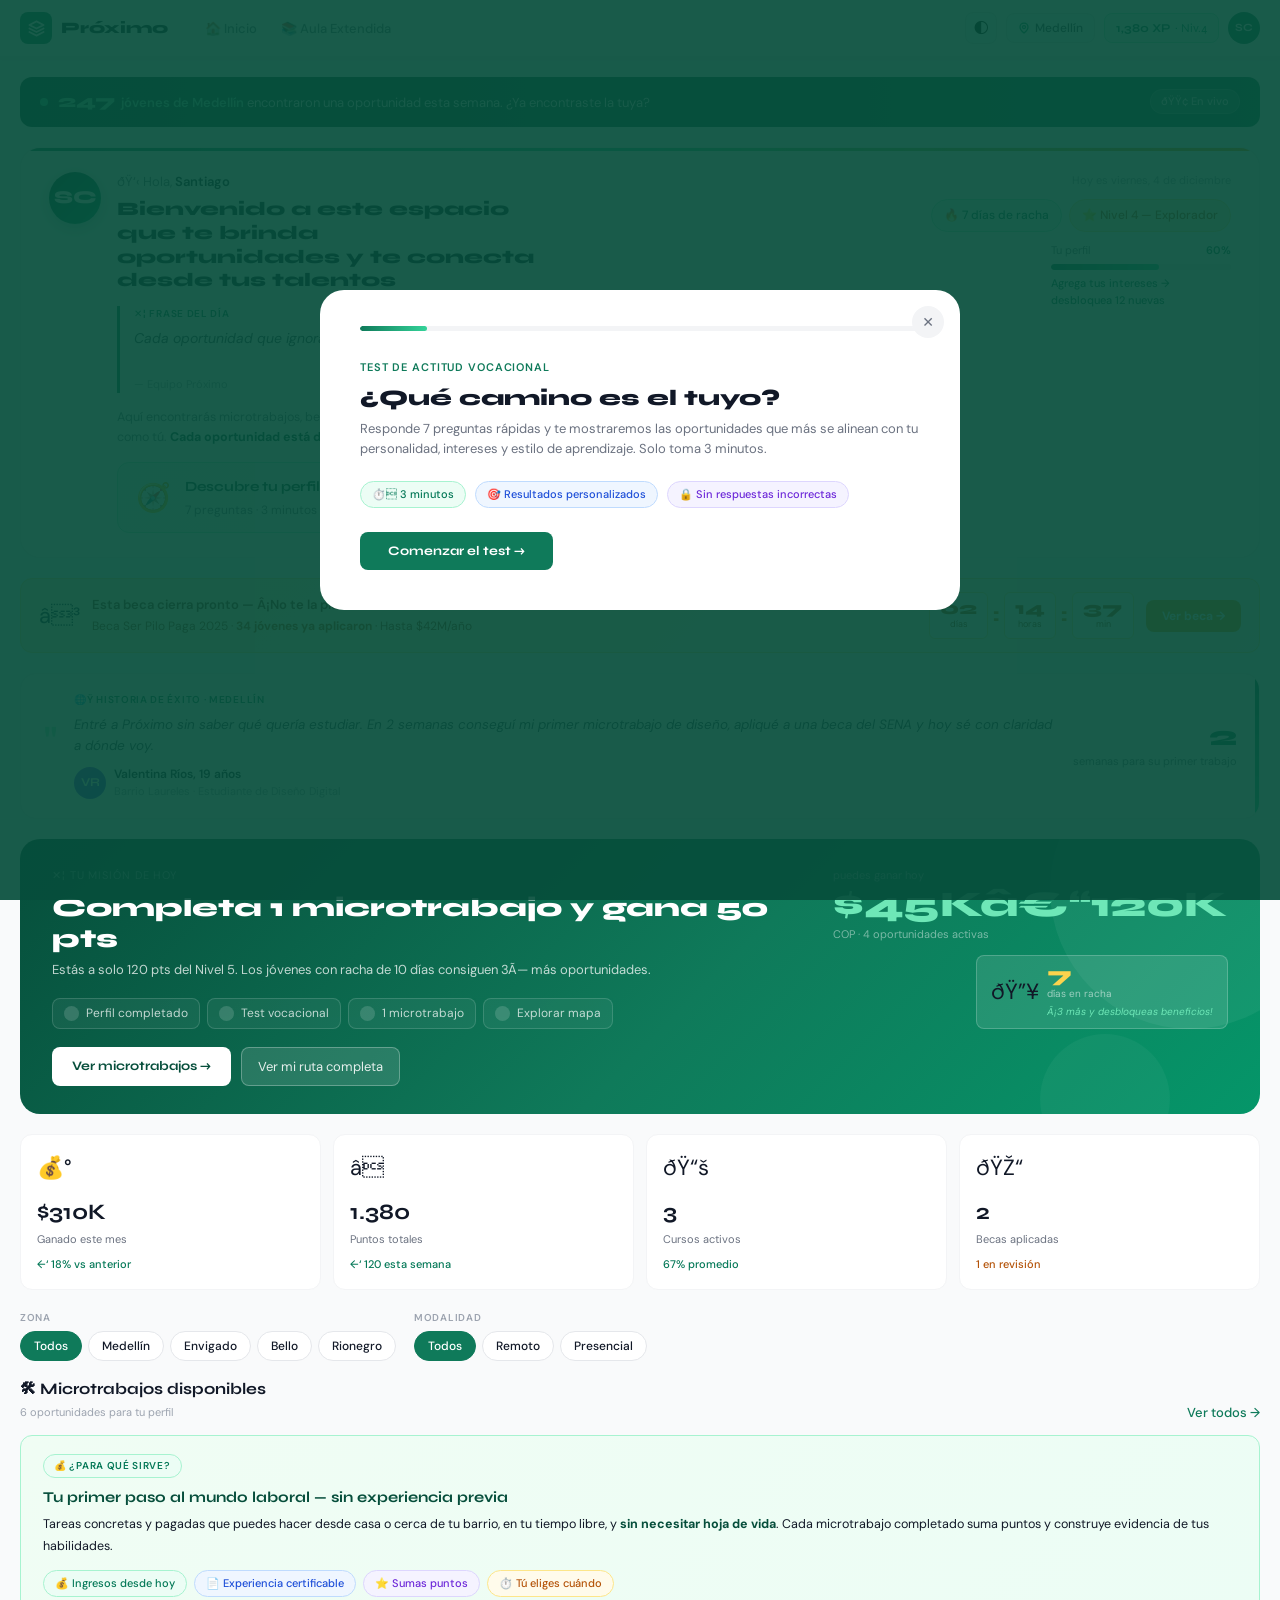
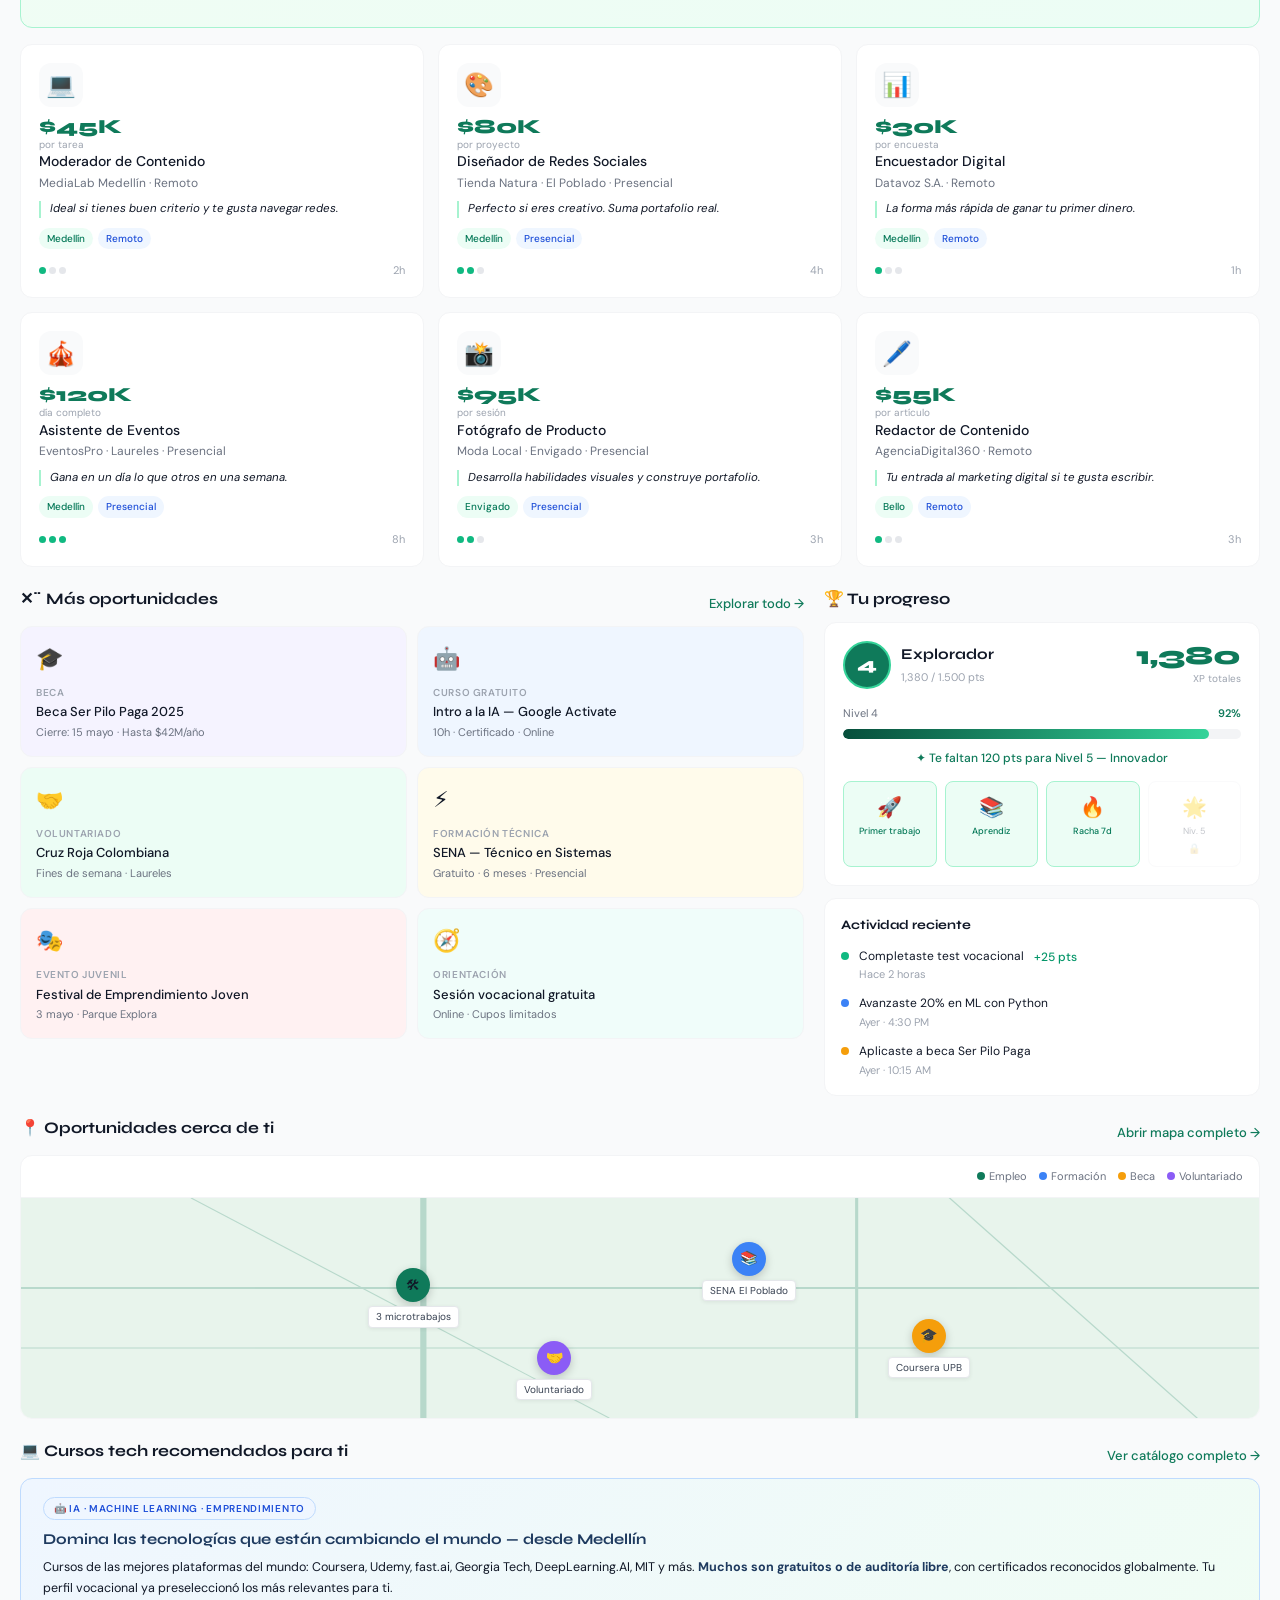
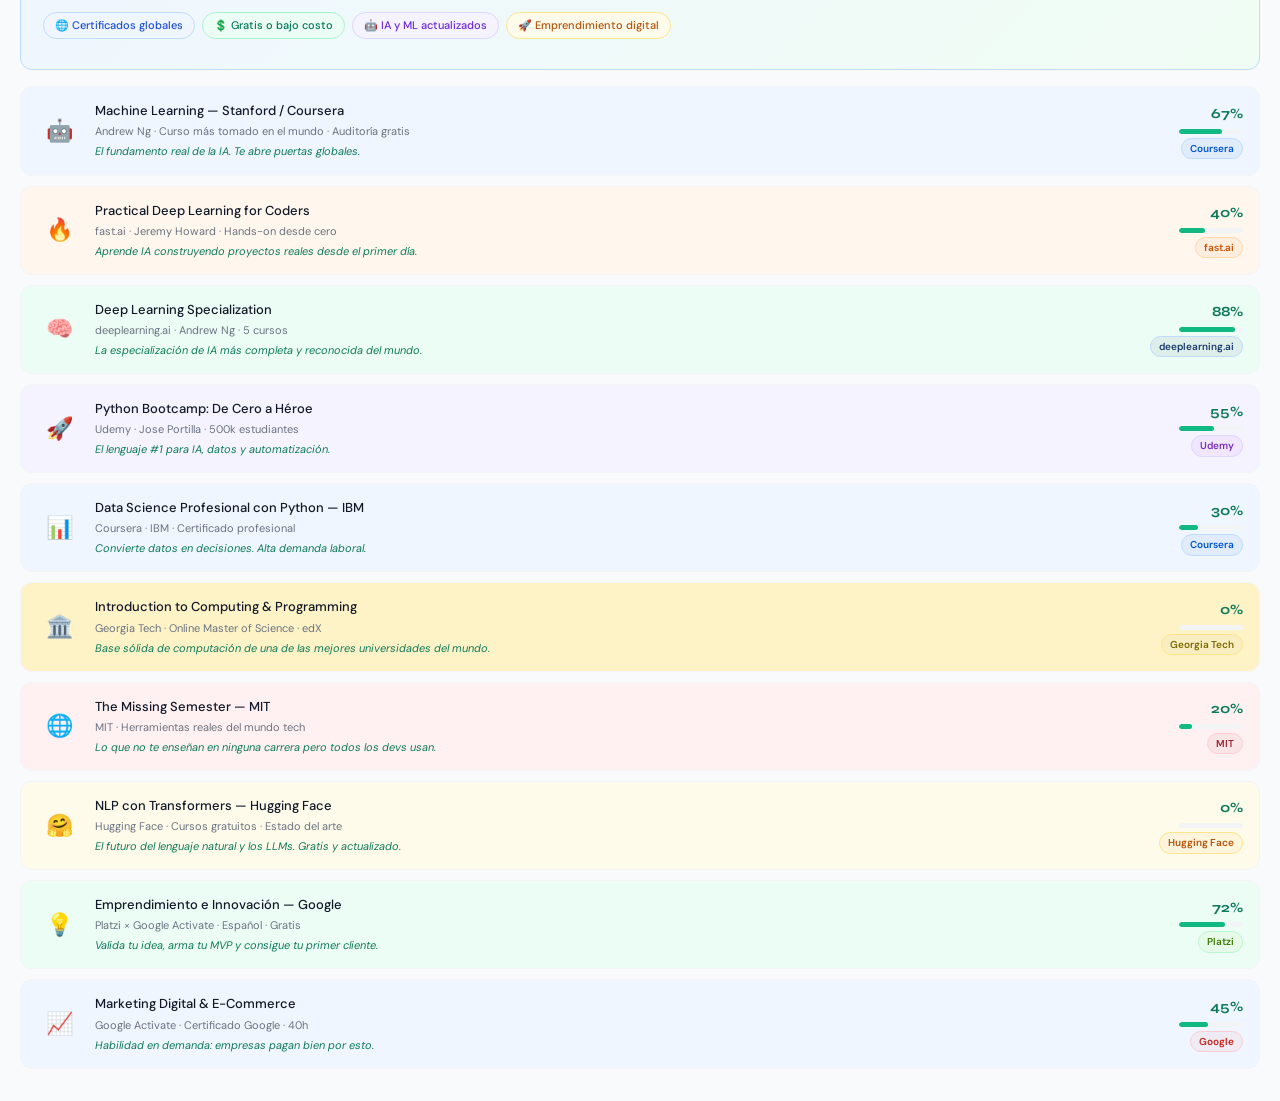
<file: pag.html>
<!DOCTYPE html>
<html lang="es">
<head>
<meta charset="UTF-8"/>
<meta name="viewport" content="width=device-width, initial-scale=1.0"/>
<title>Próximo</title>
<link rel="preconnect" href="https://fonts.googleapis.com"/>
<link href="https://fonts.googleapis.com/css2?family=Syne:wght@700;800&family=DM+Sans:ital,wght@0,300;0,400;0,500;1,400&display=swap" rel="stylesheet"/>
<link rel="stylesheet" href="styles.css"/>

</head>
<body>

<!-- ============ VOCATIONAL TEST OVERLAY ============ -->
<div id="voc-overlay">
  <div class="voc-box">
    <button class="voc-close-btn" onclick="closeVoc()" aria-label="Cerrar test vocacional">✕</button>
    <div class="voc-progress-bar"><div class="voc-progress-fill" id="vocProg" style="width:12%"></div></div>

    <!-- STEP 0 — intro -->
    <div class="voc-step active" id="vstep-0">
      <div class="voc-eyebrow">Test de actitud vocacional</div>
      <div class="voc-question fd">¿Qué camino es el tuyo?</div>
      <p class="voc-hint">Responde 7 preguntas rápidas y te mostraremos las oportunidades que más se alinean con tu personalidad, intereses y estilo de aprendizaje. Solo toma 3 minutos.</p>
      <div style="display:flex;flex-wrap:wrap;gap:9px;margin-bottom:24px">
        <span class="bpill bp-g">⏱️ 3 minutos</span>
        <span class="bpill bp-b">🎯 Resultados personalizados</span>
        <span class="bpill bp-v">🔒 Sin respuestas incorrectas</span>
      </div>
      <button class="voc-next" onclick="vocNext()">Comenzar el test →</button>
    </div>

    <!-- STEP 1 -->
    <div class="voc-step" id="vstep-1">
      <div class="voc-eyebrow">Pregunta 1 de 7 · Intereses</div>
      <div class="voc-question fd">¿Qué actividad disfrutas más en tu tiempo libre?</div>
      <p class="voc-hint">Elige la opción que más te identifique — no hay respuesta correcta.</p>
      <div class="voc-options" id="q1opts"></div>
      <div class="voc-nav"><button class="voc-back" onclick="vocBack(1)">← Volver</button><span class="voc-step-counter">1 / 7</span><button class="voc-next" id="q1next" disabled onclick="vocNext()">Siguiente →</button></div>
    </div>

    <!-- STEP 2 -->
    <div class="voc-step" id="vstep-2">
      <div class="voc-eyebrow">Pregunta 2 de 7 · Estilo de trabajo</div>
      <div class="voc-question fd">¿Cómo prefieres resolver un problema difícil?</div>
      <p class="voc-hint">Piensa en una situación real que hayas enfrentado.</p>
      <div class="voc-options" id="q2opts"></div>
      <div class="voc-nav"><button class="voc-back" onclick="vocBack(2)">← Volver</button><span class="voc-step-counter">2 / 7</span><button class="voc-next" id="q2next" disabled onclick="vocNext()">Siguiente →</button></div>
    </div>

    <!-- STEP 3 -->
    <div class="voc-step" id="vstep-3">
      <div class="voc-eyebrow">Pregunta 3 de 7 · Motivación</div>
      <div class="voc-question fd">¿Qué te haría sentir que tu trabajo valió la pena?</div>
      <p class="voc-hint">Imagina que al final del día miras atrás — ¿qué necesitas ver?</p>
      <div class="voc-options" id="q3opts"></div>
      <div class="voc-nav"><button class="voc-back" onclick="vocBack(3)">← Volver</button><span class="voc-step-counter">3 / 7</span><button class="voc-next" id="q3next" disabled onclick="vocNext()">Siguiente →</button></div>
    </div>

    <!-- STEP 4 -->
    <div class="voc-step" id="vstep-4">
      <div class="voc-eyebrow">Pregunta 4 de 7 · Entorno ideal</div>
      <div class="voc-question fd">¿En qué tipo de entorno te sientes más tú mismo?</div>
      <p class="voc-hint">No el lugar "correcto" — el que te da más energía.</p>
      <div class="voc-options" id="q4opts"></div>
      <div class="voc-nav"><button class="voc-back" onclick="vocBack(4)">← Volver</button><span class="voc-step-counter">4 / 7</span><button class="voc-next" id="q4next" disabled onclick="vocNext()">Siguiente →</button></div>
    </div>

    <!-- STEP 5 -->
    <div class="voc-step" id="vstep-5">
      <div class="voc-eyebrow">Pregunta 5 de 7 · Habilidades</div>
      <div class="voc-question fd">¿Cuál de estas actividades harías aunque no te pagaran?</div>
      <p class="voc-hint">Lo que fluye naturalmente en ti suele ser tu mayor fortaleza.</p>
      <div class="voc-options" id="q5opts"></div>
      <div class="voc-nav"><button class="voc-back" onclick="vocBack(5)">← Volver</button><span class="voc-step-counter">5 / 7</span><button class="voc-next" id="q5next" disabled onclick="vocNext()">Siguiente →</button></div>
    </div>

    <!-- STEP 6 -->
    <div class="voc-step" id="vstep-6">
      <div class="voc-eyebrow">Pregunta 6 de 7 · Aprendizaje</div>
      <div class="voc-question fd">¿Cómo aprendes mejor algo nuevo?</div>
      <p class="voc-hint">Tu estilo de aprendizaje define qué tipo de cursos y rutas se adaptarán mejor a ti.</p>
      <div class="voc-options" id="q6opts"></div>
      <div class="voc-nav"><button class="voc-back" onclick="vocBack(6)">← Volver</button><span class="voc-step-counter">6 / 7</span><button class="voc-next" id="q6next" disabled onclick="vocNext()">Siguiente →</button></div>
    </div>

    <!-- STEP 7 -->
    <div class="voc-step" id="vstep-7">
      <div class="voc-eyebrow">Pregunta 7 de 7 · Visión</div>
      <div class="voc-question fd">¿Cómo te imaginas en 5 años?</div>
      <p class="voc-hint">No tiene que ser exacto — elige lo que más te resuena ahora mismo.</p>
      <div class="voc-options" id="q7opts"></div>
      <div class="voc-nav"><button class="voc-back" onclick="vocBack(7)">← Volver</button><span class="voc-step-counter">7 / 7</span><button class="voc-next" id="q7next" disabled onclick="vocCalc()">Ver mi resultado →</button></div>
    </div>

    <!-- STEP 8 — RESULT -->
    <div class="voc-step" id="vstep-8">
      <div class="voc-result-header">
        <div class="voc-result-icon" id="vocResIcon"></div>
        <div class="voc-result-title fd" id="vocResTitle"></div>
        <p class="voc-result-sub" id="vocResSub"></p>
      </div>
      <div class="voc-traits" id="vocTraits"></div>
      <div class="voc-recs">
        <div class="voc-recs-title fd">Oportunidades recomendadas para ti</div>
        <div id="vocRecsList"></div>
      </div>
      <div class="voc-cta-row">
        <button class="btn-brand" onclick="closeVoc()">Ver mis oportunidades →</button>
        <button class="btn-outline" onclick="retakeVoc()">Repetir test</button>
      </div>
    </div>
  </div>
</div>

<!-- HEADER -->
<header class="header">
  <div class="header-inner">
    <div class="logo">
      <div class="logo-icon"><svg viewBox="0 0 24 24"><path d="M12 2L2 7l10 5 10-5-10-5zM2 17l10 5 10-5M2 12l10 5 10-5"/></svg></div>
      <span class="logo-name fd">Próximo</span>
    </div>
    <nav class="desktop-nav" id="desktopNav"></nav>
    <div class="header-right">
      <button class="theme-toggle-btn" id="themeToggleBtn" onclick="toggleTheme()" aria-label="Cambiar tema">🌓</button>
      <div class="loc-chip">
        <svg viewBox="0 0 24 24"><path d="M20 10c0 6-8 12-8 12s-8-6-8-12a8 8 0 0 1 16 0Z"/><circle cx="12" cy="10" r="3"/></svg>
        Medellín
      </div>
      <div class="xp-chip">1.380 XP <em>· Niv.4</em></div>
      <div class="avatar fd">SC</div>
      <button class="burger" id="burgerBtn" aria-label="Menú">
        <svg viewBox="0 0 24 24"><line x1="3" y1="6" x2="21" y2="6"/><line x1="3" y1="12" x2="21" y2="12"/><line x1="3" y1="18" x2="21" y2="18"/></svg>
      </button>
    </div>
  </div>
  <div class="mob-menu" id="mobileMenu"></div>
</header>

<main class="main">

  <!-- TICKER -->
  <div class="impact-ticker">
    <div class="ticker-dot"></div>
    <div class="ticker-text"><span class="ticker-count" id="tickerCount">247</span> <strong>jóvenes de Medellín</strong> encontraron una oportunidad esta semana. ¿Ya encontraste la tuya?</div>
    <span class="ticker-badge">ðŸŸ¢ En vivo</span>
  </div>

  <!-- WELCOME -->
  <div class="welcome">
    <div class="welcome-left">
      <div class="welcome-avatar fd">SC</div>
      <div>
        <div class="welcome-greeting">ðŸ‘‹ Hola, <strong>Santiago</strong></div>
        <div class="welcome-name fd">Bienvenido a este espacio que te brinda oportunidades y te conecta desde tus talentos</div>
        <div class="quote-box">
          <div class="quote-label">✕¦ Frase del día</div>
          <div class="quote-text" id="quoteText"></div>
          <div class="quote-author" id="quoteAuthor"></div>
        </div>
        <p class="welcome-purpose">Aquí encontrarás microtrabajos, becas, cursos y voluntariados pensados para jóvenes como tú. <strong>Cada oportunidad está diseñada para que crezcas desde lo que ya eres.</strong></p>
        <!-- VOC BANNER -->
        <div id="vocBannerWrap" style="margin-top:14px">
          <div class="voc-banner" onclick="openVoc()">
            <div class="voc-banner-icon">🧭</div>
            <div class="voc-banner-body">
              <div class="voc-banner-title fd">Descubre tu perfil vocacional</div>
              <div class="voc-banner-sub">7 preguntas · 3 minutos · Oportunidades personalizadas para ti</div>
            </div>
            <button class="voc-banner-btn">Hacer el test →</button>
          </div>
        </div>
      </div>
    </div>
    <div class="welcome-right">
      <div class="welcome-date" id="welcomeDate"></div>
      <div class="w-badges">
        <div class="w-badge w-badge-g">ðŸ”¥ 7 días de racha</div>
        <div class="w-badge w-badge-a">â­ Nivel 4 — Explorador</div>
      </div>
      <div class="onboard-bar">
        <div class="onboard-label"><span>Tu perfil</span><span class="onboard-pct">60%</span></div>
        <div class="onboard-track"><div class="onboard-fill" style="width:60%"></div></div>
        <div class="onboard-cta">Agrega tus intereses → desbloquea 12 nuevas</div>
      </div>
    </div>
  </div>

  <!-- FOMO -->
  <div class="fomo-banner">
    <div class="fomo-icon">â³</div>
    <div class="fomo-body">
      <div class="fomo-title">Esta beca cierra pronto — Â¡No te la pierdas!</div>
      <div class="fomo-sub">Beca Ser Pilo Paga 2025 · <strong>34 jóvenes ya aplicaron</strong> · Hasta $42M/año</div>
    </div>
    <div class="fomo-timer">
      <div class="timer-block"><div class="timer-num fd" id="timerD">02</div><div class="timer-lbl">días</div></div>
      <div class="timer-sep fd">:</div>
      <div class="timer-block"><div class="timer-num fd" id="timerH">14</div><div class="timer-lbl">horas</div></div>
      <div class="timer-sep fd">:</div>
      <div class="timer-block"><div class="timer-num fd" id="timerM">37</div><div class="timer-lbl">min</div></div>
    </div>
    <button class="fomo-btn" onclick="showToast('Â¡Redirigiendo a la beca! ðŸŽ“')">Ver beca →</button>
  </div>

  <!-- STORY -->
  <div class="story-card">
    <div class="story-qmark">"</div>
    <div class="story-body">
      <div class="story-tag">🌐Ÿ Historia de éxito · Medellín</div>
      <div class="story-text">Entré a Próximo sin saber qué quería estudiar. En 2 semanas conseguí mi primer microtrabajo de diseño, apliqué a una beca del SENA y hoy sé con claridad a dónde voy.</div>
      <div class="story-person">
        <div class="story-av fd">VR</div>
        <div><div class="story-name">Valentina Ríos, 19 años</div><div class="story-detail">Barrio Laureles · Estudiante de Diseño Digital</div></div>
      </div>
    </div>
    <div class="story-stat"><div class="story-stat-num fd">2</div><div class="story-stat-lbl">semanas para su primer trabajo</div></div>
  </div>

  <!-- HERO -->
  <div class="hero">
    <div class="hero-c1"></div><div class="hero-c2"></div>
    <div class="hero-inner">
      <div class="hero-left">
        <p class="hero-eyebrow">✕¦ Tu misión de hoy</p>
        <h1 class="hero-title fd">Completa 1 microtrabajo y gana 50 pts</h1>
        <p class="hero-sub">Estás a solo 120 pts del Nivel 5. Los jóvenes con racha de 10 días consiguen 3Ã— más oportunidades.</p>
        <div class="hero-tasks">
          <div class="hero-task done"><div class="task-dot done"><svg viewBox="0 0 12 12"><polyline points="2,6 5,9 10,3"/></svg></div>Perfil completado</div>
          <div class="hero-task done"><div class="task-dot done"><svg viewBox="0 0 12 12"><polyline points="2,6 5,9 10,3"/></svg></div>Test vocacional</div>
          <div class="hero-task todo"><div class="task-dot todo"></div>1 microtrabajo</div>
          <div class="hero-task todo"><div class="task-dot todo"></div>Explorar mapa</div>
        </div>
        <div class="hero-btns">
          <button class="btn-white" onclick="document.getElementById('jobs').scrollIntoView({behavior:'smooth'})">Ver microtrabajos →</button>
          <button class="btn-glass">Ver mi ruta completa</button>
        </div>
      </div>
      <div class="hero-right">
        <div>
          <div class="hero-earn-lbl">puedes ganar hoy</div>
          <div class="hero-earn-amt fd">$45Kâ€“120K</div>
          <div class="hero-earn-sub">COP · 4 oportunidades activas</div>
        </div>
        <div class="streak-box">
          <span class="streak-fire">ðŸ”¥</span>
          <div>
            <div class="streak-num fd">7</div>
            <div class="streak-lbl">días en racha</div>
            <div class="streak-tip">Â¡3 más y desbloqueas beneficios!</div>
          </div>
        </div>
      </div>
    </div>
  </div>

  <!-- STATS -->
  <div class="stats-grid">
    <div class="stat-card"><span class="stat-emoji">💰°</span><div class="stat-val fd">$310K</div><div class="stat-lbl">Ganado este mes</div><div class="stat-delta d-up">←‘ 18% vs anterior</div></div>
    <div class="stat-card"><span class="stat-emoji">â­</span><div class="stat-val fd">1.380</div><div class="stat-lbl">Puntos totales</div><div class="stat-delta d-up">←‘ 120 esta semana</div></div>
    <div class="stat-card"><span class="stat-emoji">ðŸ“š</span><div class="stat-val fd">3</div><div class="stat-lbl">Cursos activos</div><div class="stat-delta d-up">67% promedio</div></div>
    <div class="stat-card"><span class="stat-emoji">ðŸŽ“</span><div class="stat-val fd">2</div><div class="stat-lbl">Becas aplicadas</div><div class="stat-delta d-neu">1 en revisión</div></div>
  </div>

  <!-- FILTERS + JOBS -->
  <div id="jobs">
    <div class="filters-row">
      <div class="filter-group"><div class="filter-label">Zona</div><div class="pills" id="zonePills"></div></div>
      <div class="filter-group"><div class="filter-label">Modalidad</div><div class="pills" id="modePills"></div></div>
    </div>
    <div style="height:16px"></div>
    <div class="sec-hd"><div><div class="sec-title">🛠 Microtrabajos disponibles</div><div class="sec-sub" id="jobsCount"></div></div><button class="sec-link">Ver todos →</button></div>
    <div class="sec-intro si-jobs">
      <div class="sec-intro-tag">💰 ¿Para qué sirve?</div>
      <div class="sec-intro-title fd">Tu primer paso al mundo laboral — sin experiencia previa</div>
      <p class="sec-intro-text">Tareas concretas y pagadas que puedes hacer desde casa o cerca de tu barrio, en tu tiempo libre, y <strong>sin necesitar hoja de vida</strong>. Cada microtrabajo completado suma puntos y construye evidencia de tus habilidades.</p>
      <div class="sec-intro-benefits"><span class="bpill bp-g">💰 Ingresos desde hoy</span><span class="bpill bp-b">📄 Experiencia certificable</span><span class="bpill bp-v">⭐ Sumas puntos</span><span class="bpill bp-a">⏱️ Tú eliges cuándo</span></div>
    </div>
    <div class="jobs-grid" id="jobsGrid"></div>
  </div>

  <!-- OPPS + PROGRESS -->
  <div class="two-col">
    <div>
      <div class="sec-hd"><div class="sec-title">✕¨ Más oportunidades</div><button class="sec-link">Explorar todo →</button></div>
      <div class="opps-grid" id="oppsGrid"></div>
    </div>
    <div>
      <div class="sec-hd" style="margin-bottom:10px"><div class="sec-title">🏆 Tu progreso</div></div>
      <div class="prog-card">
        <div class="level-row">
          <div style="display:flex;align-items:center">
            <div class="level-circle fd">4</div>
            <div class="level-info"><div class="level-name fd">Explorador</div><div class="level-pts-lbl">1.380 / 1.500 pts</div></div>
          </div>
          <div><div class="pts-big fd">1.380</div><div class="pts-big-lbl">XP totales</div></div>
        </div>
        <div class="prog-label-row"><span>Nivel 4</span><span class="prog-pct">92%</span></div>
        <div class="prog-track"><div class="prog-fill" style="width:92%"></div></div>
        <div class="prog-milestone">✕¦ Te faltan 120 pts para Nivel 5 — Innovador</div>
        <div class="achievements">
          <div class="ach earned"><span class="ach-emoji">🚀</span><span class="ach-name">Primer trabajo</span></div>
          <div class="ach earned"><span class="ach-emoji">📚</span><span class="ach-name">Aprendiz</span></div>
          <div class="ach earned"><span class="ach-emoji">🔥</span><span class="ach-name">Racha 7d</span></div>
          <div class="ach ach-fade"><span class="ach-emoji">🌐</span><span class="ach-name">Niv. 5</span><span class="ach-lock">🔒</span></div>
        </div>
      </div>
      <div class="activity-card">
        <div class="activity-title fd">Actividad reciente</div>
        <div class="act-list" id="activityList"></div>
      </div>
    </div>
  </div>

  <!-- MAPA -->
  <div>
    <div class="sec-hd"><div class="sec-title">📍 Oportunidades cerca de ti</div><button class="sec-link">Abrir mapa completo →</button></div>
    <div class="map-card">
      <div class="map-filters-bar">
        <div class="pills" id="mapPills"></div>
        <div class="map-legend">
          <div class="legend-item"><div class="legend-dot" style="background:#0F7A5A"></div>Empleo</div>
          <div class="legend-item"><div class="legend-dot" style="background:#3B82F6"></div>Formación</div>
          <div class="legend-item"><div class="legend-dot" style="background:#F59E0B"></div>Beca</div>
          <div class="legend-item"><div class="legend-dot" style="background:#8B5CF6"></div>Voluntariado</div>
        </div>
      </div>
      <div class="map-area">
        <svg viewBox="0 0 400 220" preserveAspectRatio="none">
          <line x1="0" y1="90" x2="400" y2="90" stroke="#0F7A5A" stroke-width="2"/>
          <line x1="0" y1="150" x2="400" y2="150" stroke="#0F7A5A" stroke-width="1"/>
          <line x1="130" y1="0" x2="130" y2="220" stroke="#0F7A5A" stroke-width="2"/>
          <line x1="270" y1="0" x2="270" y2="220" stroke="#0F7A5A" stroke-width="1"/>
          <line x1="55" y1="0" x2="190" y2="220" stroke="#0F7A5A" stroke-width=".6"/>
          <line x1="300" y1="0" x2="380" y2="220" stroke="#0F7A5A" stroke-width=".6"/>
        </svg>
        <div class="map-pin" style="left:28%;top:32%"><div class="map-pin-circle" style="background:#0F7A5A">🛠</div><div class="map-pin-lbl">3 microtrabajos</div></div>
        <div class="map-pin" style="left:55%;top:20%"><div class="map-pin-circle" style="background:#3B82F6">📚</div><div class="map-pin-lbl">SENA El Poblado</div></div>
        <div class="map-pin" style="left:70%;top:55%"><div class="map-pin-circle" style="background:#F59E0B">🎓</div><div class="map-pin-lbl">Coursera UPB</div></div>
        <div class="map-pin" style="left:40%;top:65%"><div class="map-pin-circle" style="background:#8B5CF6">🤝</div><div class="map-pin-lbl">Voluntariado</div></div>
      </div>
    </div>
  </div>

  <!-- CURSOS TECH -->
  <div>
    <div class="sec-hd"><div class="sec-title">💻 Cursos tech recomendados para ti</div><button class="sec-link" onclick="showToast('¡Próximamente catálogo extendido!')">Ver catálogo completo →</button></div>
    <div class="sec-intro si-courses">
      <div class="sec-intro-tag">🤖 IA · Machine Learning · Emprendimiento</div>
      <div class="sec-intro-title fd">Domina las tecnologías que están cambiando el mundo — desde Medellín</div>
      <p class="sec-intro-text">Cursos de las mejores plataformas del mundo: Coursera, Udemy, fast.ai, Georgia Tech, DeepLearning.AI, MIT y más. <strong>Muchos son gratuitos o de auditoría libre</strong>, con certificados reconocidos globalmente. Tu perfil vocacional ya preseleccionó los más relevantes para ti.</p>
      <div class="sec-intro-benefits"><span class="bpill bp-b">🌐 Certificados globales</span><span class="bpill bp-g">💲 Gratis o bajo costo</span><span class="bpill bp-v">🤖 IA y ML actualizados</span><span class="bpill bp-a">🚀 Emprendimiento digital</span></div>
    </div>
    <div class="courses-list" id="coursesList"></div>
  </div>

</main>

<!-- GENERAL DETAIL MODAL -->
<div id="modal-general" class="modal-overlay" onclick="closeGeneralModal(event)">
  <div class="modal-box">
    <div class="modal-header">
      <button class="modal-close-btn" onclick="closeGeneralModal(event)">✕</button>
      <div id="modal-gen-eyebrow" style="font-size: 11px; text-transform: uppercase; opacity: 0.8; font-weight: 600; margin-bottom: 4px;">Detalle</div>
      <h3 id="modal-gen-title" style="font-family:'Syne',sans-serif; font-size: 18px; font-weight: 800; margin: 0; line-height: 1.3;"></h3>
    </div>
    <div class="modal-body" id="modal-gen-body">
      <!-- Dynamic Content -->
    </div>
  </div>
</div>

<!-- INTERESTS SELECTOR MODAL -->
<div id="modal-interests" class="modal-overlay" onclick="closeInterestsModal(event)">
  <div class="modal-box" style="max-width: 480px;">
    <div class="modal-header">
      <button class="modal-close-btn" onclick="closeInterestsModal(event)">✕</button>
      <h3 style="font-family:'Syne',sans-serif; font-size: 18px; font-weight: 800; margin: 0;">Selecciona tus intereses</h3>
    </div>
    <div class="modal-body">
      <p style="font-size: 12.5px; color: var(--gray-500); margin-bottom: 16px;">Elige los temas que más te interesan para desbloquear nuevas oportunidades personalizadas (+40% perfil).</p>
      <div style="display: grid; grid-template-columns: 1fr 1fr; gap: 8px; margin-bottom: 20px;" id="interestsGrid">
        <!-- populated dynamically -->
      </div>
      <button class="btn-brand" style="width: 100%;" onclick="saveInterests()">Guardar intereses →</button>
    </div>
  </div>
</div>

<nav class="mobile-nav"><div class="mob-nav-items" id="mobileNav"></div></nav>
<div class="mob-spacer"></div>
<div class="toast" id="toast"></div>

<script src="app.js" defer></script>
</body>
</html>
</file>
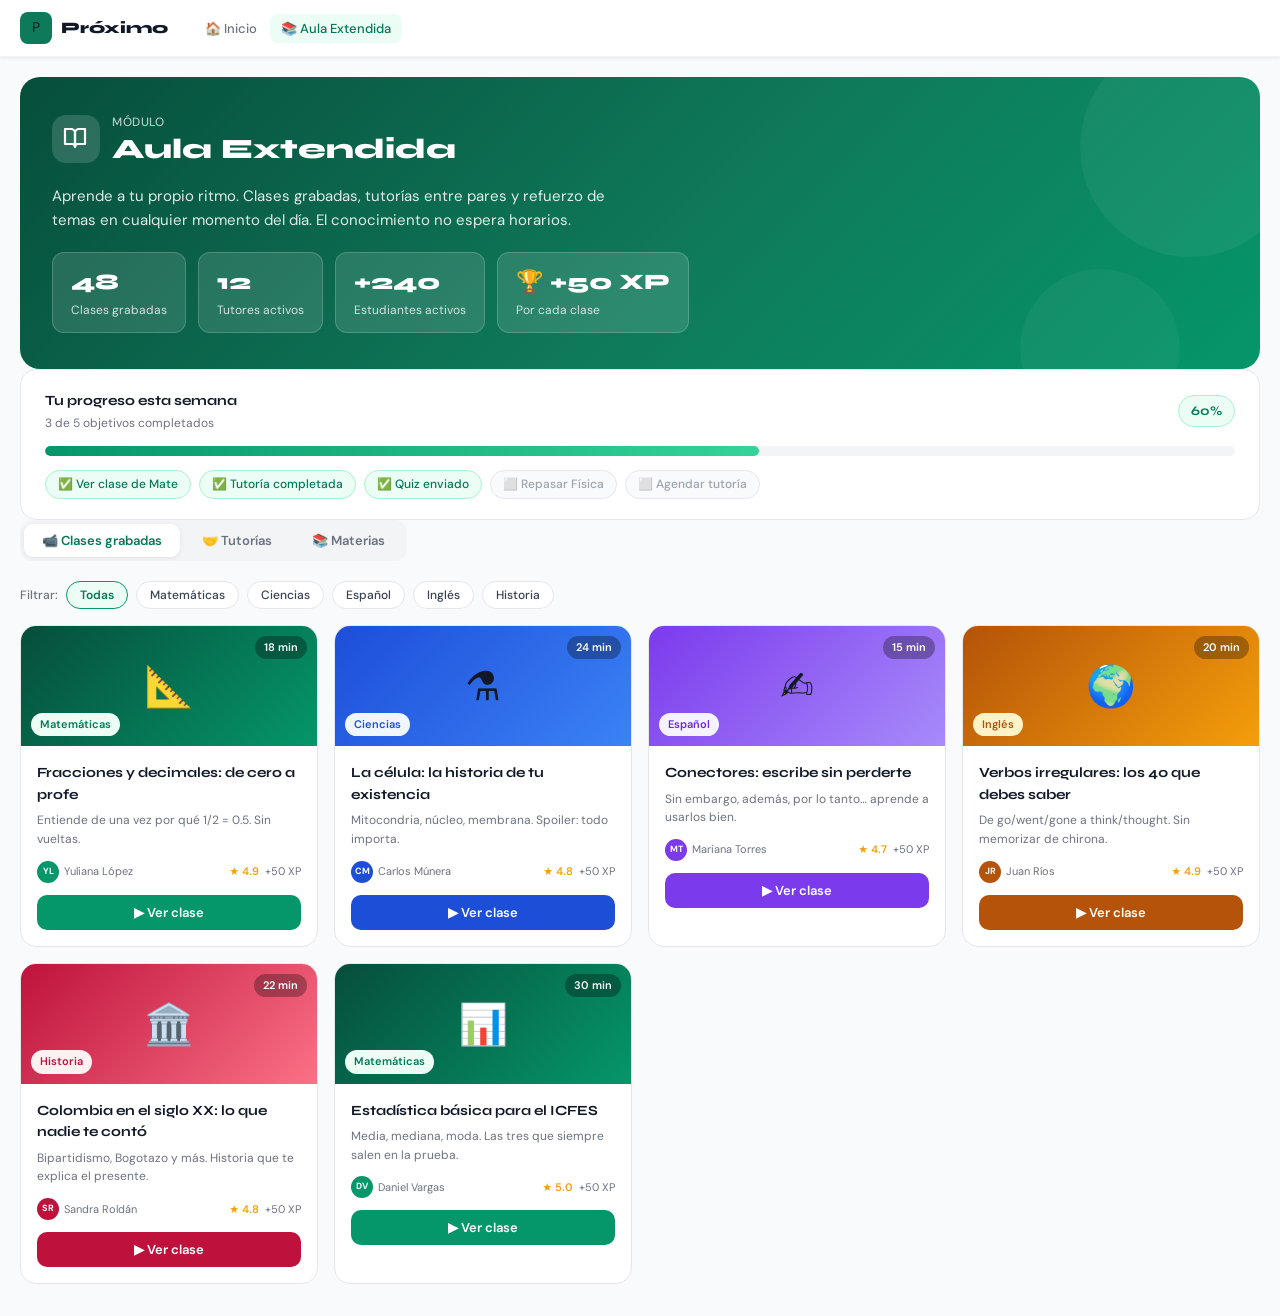
<file: pag2.html>
<!DOCTYPE html>
<html lang="es">

<head>
  <meta charset="UTF-8" />
  <meta name="viewport" content="width=device-width, initial-scale=1.0" />
  <title>Aula Extendida | Próximo</title>
  <link rel="preconnect" href="https://fonts.googleapis.com" />
  <link
    href="https://fonts.googleapis.com/css2?family=Syne:wght@700;800&family=DM+Sans:ital,wght@0,300;0,400;0,500;1,400&display=swap"
    rel="stylesheet" />
  <link rel="stylesheet" href="styles.css" />
</head>

<body>
  <header class="header">
    <div class="header-inner">
      <a href="index.html" class="logo"
        style="text-decoration:none;color:inherit;display:flex;align-items:center;gap:9px;">
        <span class="logo-icon">P</span>
        <span class="logo-name">Próximo</span>
      </a>
      <div class="desktop-nav" id="desktopNav"></div>
      <button class="burger" id="burgerBtn" aria-label="Abrir menú">
        <svg viewBox="0 0 24 24" fill="none" stroke="#000" stroke-width="2" stroke-linecap="round">
          <path d="M4 7h16M4 12h16M4 17h16" />
        </svg>
      </button>
      <div id="mobileMenu" class="mob-menu"></div>
    </div>
  </header>
  <main class="main">
    <div class="page" id="page-aula">

      <!-- HERO BANNER -->
      <div
        style="background:linear-gradient(135deg,#064E3B 0%,#0F7A5A 55%,#059669 100%);border-radius:20px;padding:36px 32px;color:#fff;display:flex;flex-direction:column;gap:20px;position:relative;overflow:hidden;">
        <!-- decoración fondo -->
        <div
          style="position:absolute;top:-40px;right:-40px;width:220px;height:220px;border-radius:50%;background:rgba(255,255,255,.05);pointer-events:none;">
        </div>
        <div
          style="position:absolute;bottom:-60px;right:80px;width:160px;height:160px;border-radius:50%;background:rgba(255,255,255,.04);pointer-events:none;">
        </div>

        <div style="display:flex;align-items:center;gap:12px;position:relative">
          <div
            style="width:48px;height:48px;background:rgba(255,255,255,.15);border-radius:14px;display:flex;align-items:center;justify-content:center;flex-shrink:0;">
            <svg width="26" height="26" fill="none" stroke="#fff" stroke-width="2.2" stroke-linecap="round"
              stroke-linejoin="round">
              <path d="M2 3h6a4 4 0 0 1 4 4v14a3 3 0 0 0-3-3H2z" />
              <path d="M22 3h-6a4 4 0 0 0-4 4v14a3 3 0 0 1 3-3h7z" />
            </svg>
          </div>
          <div>
            <p
              style="font-size:12px;opacity:.7;margin-bottom:2px;letter-spacing:.05em;text-transform:uppercase;font-weight:500;">
              Módulo</p>
            <h1 style="font-family:'Syne',sans-serif;font-weight:800;font-size:clamp(20px,3vw,28px);line-height:1.1;">
              Aula Extendida</h1>
          </div>
        </div>

        <p style="font-size:15px;opacity:.88;max-width:600px;line-height:1.6;position:relative;">
          Aprende a tu propio ritmo. Clases grabadas, tutorías entre pares y refuerzo de temas en cualquier momento del
          día. El conocimiento no espera horarios.
        </p>

        <!-- métricas rápidas -->
        <div style="display:flex;flex-wrap:wrap;gap:12px;position:relative;">
          <div
            style="background:rgba(255,255,255,.12);border:1px solid rgba(255,255,255,.18);border-radius:12px;padding:12px 18px;min-width:110px;">
            <p style="font-family:'Syne',sans-serif;font-size:22px;font-weight:800;margin-bottom:2px;">48</p>
            <p style="font-size:12px;opacity:.8;">Clases grabadas</p>
          </div>
          <div
            style="background:rgba(255,255,255,.12);border:1px solid rgba(255,255,255,.18);border-radius:12px;padding:12px 18px;min-width:110px;">
            <p style="font-family:'Syne',sans-serif;font-size:22px;font-weight:800;margin-bottom:2px;">12</p>
            <p style="font-size:12px;opacity:.8;">Tutores activos</p>
          </div>
          <div
            style="background:rgba(255,255,255,.12);border:1px solid rgba(255,255,255,.18);border-radius:12px;padding:12px 18px;min-width:110px;">
            <p style="font-family:'Syne',sans-serif;font-size:22px;font-weight:800;margin-bottom:2px;">+240</p>
            <p style="font-size:12px;opacity:.8;">Estudiantes activos</p>
          </div>
          <div
            style="background:rgba(255,255,255,.12);border:1px solid rgba(255,255,255,.18);border-radius:12px;padding:12px 18px;min-width:110px;">
            <p style="font-family:'Syne',sans-serif;font-size:22px;font-weight:800;margin-bottom:2px;">🏆 +50 XP</p>
            <p style="font-size:12px;opacity:.8;">Por cada clase</p>
          </div>
        </div>
      </div>

      <!-- BARRA DE PROGRESO PERSONAL -->
      <div style="background:#fff;border:1px solid #E5E7EB;border-radius:16px;padding:20px 24px;">
        <div style="display:flex;align-items:center;justify-content:space-between;margin-bottom:14px;">
          <div>
            <p style="font-family:'Syne',sans-serif;font-size:14px;font-weight:700;color:#111827;">Tu progreso esta
              semana</p>
            <p style="font-size:12px;color:#6B7280;margin-top:2px;">3 de 5 objetivos completados</p>
          </div>
          <div style="background:#ECFDF5;border:1px solid #A7F3D0;border-radius:20px;padding:4px 12px;">
            <span style="font-family:'Syne',sans-serif;font-size:13px;font-weight:700;color:#047857;">60%</span>
          </div>
        </div>
        <div style="background:#F3F4F6;border-radius:999px;height:10px;overflow:hidden;">
          <div
            style="width:60%;height:100%;background:linear-gradient(90deg,#059669,#34D399);border-radius:999px;transition:width .6s ease;">
          </div>
        </div>
        <div style="display:flex;gap:8px;margin-top:14px;flex-wrap:wrap;">
          <span
            style="background:#ECFDF5;border:1px solid #A7F3D0;border-radius:20px;padding:4px 12px;font-size:12px;color:#047857;font-weight:500;">✅
            Ver clase de Mate</span>
          <span
            style="background:#ECFDF5;border:1px solid #A7F3D0;border-radius:20px;padding:4px 12px;font-size:12px;color:#047857;font-weight:500;">✅
            Tutoría completada</span>
          <span
            style="background:#ECFDF5;border:1px solid #A7F3D0;border-radius:20px;padding:4px 12px;font-size:12px;color:#047857;font-weight:500;">✅
            Quiz enviado</span>
          <span
            style="background:#F9FAFB;border:1px solid #E5E7EB;border-radius:20px;padding:4px 12px;font-size:12px;color:#9CA3AF;font-weight:500;">⬜
            Repasar Física</span>
          <span
            style="background:#F9FAFB;border:1px solid #E5E7EB;border-radius:20px;padding:4px 12px;font-size:12px;color:#9CA3AF;font-weight:500;">⬜
            Agendar tutoría</span>
        </div>
      </div>

      <!-- TABS DE CONTENIDO -->
      <div>
        <div
          style="display:flex;gap:4px;background:#F3F4F6;padding:4px;border-radius:12px;width:fit-content;margin-bottom:20px;"
          id="aula-tabs">
          <button onclick="aulaTab('clases')" id="tab-clases"
            style="padding:8px 18px;border-radius:9px;font-size:13px;font-weight:600;border:none;background:#fff;color:#047857;box-shadow:0 1px 4px rgba(0,0,0,.08);cursor:pointer;font-family:'DM Sans',sans-serif;">📹
            Clases grabadas</button>
          <button onclick="aulaTab('tutorias')" id="tab-tutorias"
            style="padding:8px 18px;border-radius:9px;font-size:13px;font-weight:600;border:none;background:transparent;color:#6B7280;cursor:pointer;font-family:'DM Sans',sans-serif;">🤝
            Tutorías</button>
          <button onclick="aulaTab('materias')" id="tab-materias"
            style="padding:8px 18px;border-radius:9px;font-size:13px;font-weight:600;border:none;background:transparent;color:#6B7280;cursor:pointer;font-family:'DM Sans',sans-serif;">📚
            Materias</button>
        </div>

        <!-- TAB: CLASES GRABADAS -->
        <div id="aula-clases">

          <!-- filtros -->
          <div style="display:flex;gap:8px;flex-wrap:wrap;margin-bottom:16px;align-items:center;">
            <span style="font-size:12px;color:#6B7280;font-weight:500;">Filtrar:</span>
            <button onclick="filtrarClase(this,'Todas')"
              style="padding:5px 13px;border-radius:20px;font-size:12px;font-weight:600;border:1.5px solid #059669;background:#ECFDF5;color:#047857;cursor:pointer;font-family:'DM Sans',sans-serif;">Todas</button>
            <button onclick="filtrarClase(this,'Matemáticas')"
              style="padding:5px 13px;border-radius:20px;font-size:12px;font-weight:500;border:1px solid #E5E7EB;background:#fff;color:#374151;cursor:pointer;font-family:'DM Sans',sans-serif;">Matemáticas</button>
            <button onclick="filtrarClase(this,'Ciencias')"
              style="padding:5px 13px;border-radius:20px;font-size:12px;font-weight:500;border:1px solid #E5E7EB;background:#fff;color:#374151;cursor:pointer;font-family:'DM Sans',sans-serif;">Ciencias</button>
            <button onclick="filtrarClase(this,'Español')"
              style="padding:5px 13px;border-radius:20px;font-size:12px;font-weight:500;border:1px solid #E5E7EB;background:#fff;color:#374151;cursor:pointer;font-family:'DM Sans',sans-serif;">Español</button>
            <button onclick="filtrarClase(this,'Inglés')"
              style="padding:5px 13px;border-radius:20px;font-size:12px;font-weight:500;border:1px solid #E5E7EB;background:#fff;color:#374151;cursor:pointer;font-family:'DM Sans',sans-serif;">Inglés</button>
            <button onclick="filtrarClase(this,'Historia')"
              style="padding:5px 13px;border-radius:20px;font-size:12px;font-weight:500;border:1px solid #E5E7EB;background:#fff;color:#374151;cursor:pointer;font-family:'DM Sans',sans-serif;">Historia</button>
          </div>

          <!-- grid de clases -->
          <div style="display:grid;grid-template-columns:repeat(auto-fill,minmax(270px,1fr));gap:16px;"
            id="clases-grid">

            <!-- clase card -->
            <div class="clase-card" data-materia="Matemáticas"
              style="background:#fff;border:1px solid #E5E7EB;border-radius:16px;overflow:hidden;transition:box-shadow .2s;">
              <div
                style="background:linear-gradient(135deg,#064E3B,#059669);height:120px;display:flex;align-items:center;justify-content:center;position:relative;">
                <span style="font-size:40px;">📐</span>
                <div
                  style="position:absolute;top:10px;right:10px;background:rgba(0,0,0,.3);border-radius:20px;padding:3px 9px;font-size:11px;color:#fff;font-weight:600;">
                  18 min</div>
                <div
                  style="position:absolute;bottom:10px;left:10px;background:#ECFDF5;border-radius:20px;padding:3px 9px;font-size:11px;color:#047857;font-weight:600;">
                  Matemáticas</div>
              </div>
              <div style="padding:16px;">
                <h3
                  style="font-family:'Syne',sans-serif;font-size:14px;font-weight:700;color:#111827;margin-bottom:6px;">
                  Fracciones y decimales: de cero a profe</h3>
                <p style="font-size:12px;color:#6B7280;margin-bottom:12px;">Entiende de una vez por qué 1/2 = 0.5. Sin
                  vueltas.</p>
                <div style="display:flex;align-items:center;justify-content:space-between;">
                  <div style="display:flex;align-items:center;gap:5px;">
                    <div
                      style="width:22px;height:22px;background:#059669;border-radius:50%;display:flex;align-items:center;justify-content:center;color:#fff;font-size:9px;font-weight:700;">
                      YL</div>
                    <span style="font-size:11px;color:#6B7280;">Yuliana López</span>
                  </div>
                  <div style="display:flex;gap:6px;">
                    <span style="font-size:11px;color:#F59E0B;font-weight:600;">★ 4.9</span>
                    <span style="font-size:11px;color:#6B7280;">+50 XP</span>
                  </div>
                </div>
                <button onclick="verClase(this)"
                  style="margin-top:12px;width:100%;padding:9px;background:#059669;color:#fff;border:none;border-radius:10px;font-size:13px;font-weight:600;cursor:pointer;font-family:'DM Sans',sans-serif;transition:background .15s;">▶
                  Ver clase</button>
              </div>
            </div>

            <div class="clase-card" data-materia="Ciencias"
              style="background:#fff;border:1px solid #E5E7EB;border-radius:16px;overflow:hidden;">
              <div
                style="background:linear-gradient(135deg,#1D4ED8,#3B82F6);height:120px;display:flex;align-items:center;justify-content:center;position:relative;">
                <span style="font-size:40px;">⚗️</span>
                <div
                  style="position:absolute;top:10px;right:10px;background:rgba(0,0,0,.3);border-radius:20px;padding:3px 9px;font-size:11px;color:#fff;font-weight:600;">
                  24 min</div>
                <div
                  style="position:absolute;bottom:10px;left:10px;background:#EFF6FF;border-radius:20px;padding:3px 9px;font-size:11px;color:#1D4ED8;font-weight:600;">
                  Ciencias</div>
              </div>
              <div style="padding:16px;">
                <h3
                  style="font-family:'Syne',sans-serif;font-size:14px;font-weight:700;color:#111827;margin-bottom:6px;">
                  La célula: la historia de tu existencia</h3>
                <p style="font-size:12px;color:#6B7280;margin-bottom:12px;">Mitocondria, núcleo, membrana. Spoiler: todo
                  importa.</p>
                <div style="display:flex;align-items:center;justify-content:space-between;">
                  <div style="display:flex;align-items:center;gap:5px;">
                    <div
                      style="width:22px;height:22px;background:#1D4ED8;border-radius:50%;display:flex;align-items:center;justify-content:center;color:#fff;font-size:9px;font-weight:700;">
                      CM</div>
                    <span style="font-size:11px;color:#6B7280;">Carlos Múnera</span>
                  </div>
                  <div style="display:flex;gap:6px;">
                    <span style="font-size:11px;color:#F59E0B;font-weight:600;">★ 4.8</span>
                    <span style="font-size:11px;color:#6B7280;">+50 XP</span>
                  </div>
                </div>
                <button onclick="verClase(this)"
                  style="margin-top:12px;width:100%;padding:9px;background:#1D4ED8;color:#fff;border:none;border-radius:10px;font-size:13px;font-weight:600;cursor:pointer;font-family:'DM Sans',sans-serif;">▶
                  Ver clase</button>
              </div>
            </div>

            <div class="clase-card" data-materia="Español"
              style="background:#fff;border:1px solid #E5E7EB;border-radius:16px;overflow:hidden;">
              <div
                style="background:linear-gradient(135deg,#7C3AED,#A78BFA);height:120px;display:flex;align-items:center;justify-content:center;position:relative;">
                <span style="font-size:40px;">✍️</span>
                <div
                  style="position:absolute;top:10px;right:10px;background:rgba(0,0,0,.3);border-radius:20px;padding:3px 9px;font-size:11px;color:#fff;font-weight:600;">
                  15 min</div>
                <div
                  style="position:absolute;bottom:10px;left:10px;background:#F5F3FF;border-radius:20px;padding:3px 9px;font-size:11px;color:#6D28D9;font-weight:600;">
                  Español</div>
              </div>
              <div style="padding:16px;">
                <h3
                  style="font-family:'Syne',sans-serif;font-size:14px;font-weight:700;color:#111827;margin-bottom:6px;">
                  Conectores: escribe sin perderte</h3>
                <p style="font-size:12px;color:#6B7280;margin-bottom:12px;">Sin embargo, además, por lo tanto… aprende a
                  usarlos bien.</p>
                <div style="display:flex;align-items:center;justify-content:space-between;">
                  <div style="display:flex;align-items:center;gap:5px;">
                    <div
                      style="width:22px;height:22px;background:#7C3AED;border-radius:50%;display:flex;align-items:center;justify-content:center;color:#fff;font-size:9px;font-weight:700;">
                      MT</div>
                    <span style="font-size:11px;color:#6B7280;">Mariana Torres</span>
                  </div>
                  <div style="display:flex;gap:6px;">
                    <span style="font-size:11px;color:#F59E0B;font-weight:600;">★ 4.7</span>
                    <span style="font-size:11px;color:#6B7280;">+50 XP</span>
                  </div>
                </div>
                <button onclick="verClase(this)"
                  style="margin-top:12px;width:100%;padding:9px;background:#7C3AED;color:#fff;border:none;border-radius:10px;font-size:13px;font-weight:600;cursor:pointer;font-family:'DM Sans',sans-serif;">▶
                  Ver clase</button>
              </div>
            </div>

            <div class="clase-card" data-materia="Inglés"
              style="background:#fff;border:1px solid #E5E7EB;border-radius:16px;overflow:hidden;">
              <div
                style="background:linear-gradient(135deg,#B45309,#F59E0B);height:120px;display:flex;align-items:center;justify-content:center;position:relative;">
                <span style="font-size:40px;">🌍</span>
                <div
                  style="position:absolute;top:10px;right:10px;background:rgba(0,0,0,.3);border-radius:20px;padding:3px 9px;font-size:11px;color:#fff;font-weight:600;">
                  20 min</div>
                <div
                  style="position:absolute;bottom:10px;left:10px;background:#FEF3C7;border-radius:20px;padding:3px 9px;font-size:11px;color:#B45309;font-weight:600;">
                  Inglés</div>
              </div>
              <div style="padding:16px;">
                <h3
                  style="font-family:'Syne',sans-serif;font-size:14px;font-weight:700;color:#111827;margin-bottom:6px;">
                  Verbos irregulares: los 40 que debes saber</h3>
                <p style="font-size:12px;color:#6B7280;margin-bottom:12px;">De go/went/gone a think/thought. Sin
                  memorizar de chirona.</p>
                <div style="display:flex;align-items:center;justify-content:space-between;">
                  <div style="display:flex;align-items:center;gap:5px;">
                    <div
                      style="width:22px;height:22px;background:#B45309;border-radius:50%;display:flex;align-items:center;justify-content:center;color:#fff;font-size:9px;font-weight:700;">
                      JR</div>
                    <span style="font-size:11px;color:#6B7280;">Juan Ríos</span>
                  </div>
                  <div style="display:flex;gap:6px;">
                    <span style="font-size:11px;color:#F59E0B;font-weight:600;">★ 4.9</span>
                    <span style="font-size:11px;color:#6B7280;">+50 XP</span>
                  </div>
                </div>
                <button onclick="verClase(this)"
                  style="margin-top:12px;width:100%;padding:9px;background:#B45309;color:#fff;border:none;border-radius:10px;font-size:13px;font-weight:600;cursor:pointer;font-family:'DM Sans',sans-serif;">▶
                  Ver clase</button>
              </div>
            </div>

            <div class="clase-card" data-materia="Historia"
              style="background:#fff;border:1px solid #E5E7EB;border-radius:16px;overflow:hidden;">
              <div
                style="background:linear-gradient(135deg,#BE123C,#FB7185);height:120px;display:flex;align-items:center;justify-content:center;position:relative;">
                <span style="font-size:40px;">🏛️</span>
                <div
                  style="position:absolute;top:10px;right:10px;background:rgba(0,0,0,.3);border-radius:20px;padding:3px 9px;font-size:11px;color:#fff;font-weight:600;">
                  22 min</div>
                <div
                  style="position:absolute;bottom:10px;left:10px;background:#FFF1F2;border-radius:20px;padding:3px 9px;font-size:11px;color:#BE123C;font-weight:600;">
                  Historia</div>
              </div>
              <div style="padding:16px;">
                <h3
                  style="font-family:'Syne',sans-serif;font-size:14px;font-weight:700;color:#111827;margin-bottom:6px;">
                  Colombia en el siglo XX: lo que nadie te contó</h3>
                <p style="font-size:12px;color:#6B7280;margin-bottom:12px;">Bipartidismo, Bogotazo y más. Historia que
                  te explica el presente.</p>
                <div style="display:flex;align-items:center;justify-content:space-between;">
                  <div style="display:flex;align-items:center;gap:5px;">
                    <div
                      style="width:22px;height:22px;background:#BE123C;border-radius:50%;display:flex;align-items:center;justify-content:center;color:#fff;font-size:9px;font-weight:700;">
                      SR</div>
                    <span style="font-size:11px;color:#6B7280;">Sandra Roldán</span>
                  </div>
                  <div style="display:flex;gap:6px;">
                    <span style="font-size:11px;color:#F59E0B;font-weight:600;">★ 4.8</span>
                    <span style="font-size:11px;color:#6B7280;">+50 XP</span>
                  </div>
                </div>
                <button onclick="verClase(this)"
                  style="margin-top:12px;width:100%;padding:9px;background:#BE123C;color:#fff;border:none;border-radius:10px;font-size:13px;font-weight:600;cursor:pointer;font-family:'DM Sans',sans-serif;">▶
                  Ver clase</button>
              </div>
            </div>

            <div class="clase-card" data-materia="Matemáticas"
              style="background:#fff;border:1px solid #E5E7EB;border-radius:16px;overflow:hidden;">
              <div
                style="background:linear-gradient(135deg,#064E3B,#059669);height:120px;display:flex;align-items:center;justify-content:center;position:relative;">
                <span style="font-size:40px;">📊</span>
                <div
                  style="position:absolute;top:10px;right:10px;background:rgba(0,0,0,.3);border-radius:20px;padding:3px 9px;font-size:11px;color:#fff;font-weight:600;">
                  30 min</div>
                <div
                  style="position:absolute;bottom:10px;left:10px;background:#ECFDF5;border-radius:20px;padding:3px 9px;font-size:11px;color:#047857;font-weight:600;">
                  Matemáticas</div>
              </div>
              <div style="padding:16px;">
                <h3
                  style="font-family:'Syne',sans-serif;font-size:14px;font-weight:700;color:#111827;margin-bottom:6px;">
                  Estadística básica para el ICFES</h3>
                <p style="font-size:12px;color:#6B7280;margin-bottom:12px;">Media, mediana, moda. Las tres que siempre
                  salen en la prueba.</p>
                <div style="display:flex;align-items:center;justify-content:space-between;">
                  <div style="display:flex;align-items:center;gap:5px;">
                    <div
                      style="width:22px;height:22px;background:#059669;border-radius:50%;display:flex;align-items:center;justify-content:center;color:#fff;font-size:9px;font-weight:700;">
                      DV</div>
                    <span style="font-size:11px;color:#6B7280;">Daniel Vargas</span>
                  </div>
                  <div style="display:flex;gap:6px;">
                    <span style="font-size:11px;color:#F59E0B;font-weight:600;">★ 5.0</span>
                    <span style="font-size:11px;color:#6B7280;">+50 XP</span>
                  </div>
                </div>
                <button onclick="verClase(this)"
                  style="margin-top:12px;width:100%;padding:9px;background:#059669;color:#fff;border:none;border-radius:10px;font-size:13px;font-weight:600;cursor:pointer;font-family:'DM Sans',sans-serif;">▶
                  Ver clase</button>
              </div>
            </div>

          </div>
        </div>

        <!-- TAB: TUTORÍAS -->
        <div id="aula-tutorias" style="display:none;">
          <div
            style="display:grid;grid-template-columns:repeat(auto-fill,minmax(280px,1fr));gap:16px;margin-bottom:20px;">

            <div style="background:#fff;border:1px solid #E5E7EB;border-radius:16px;padding:20px;">
              <div style="display:flex;align-items:center;gap:12px;margin-bottom:14px;">
                <div
                  style="width:46px;height:46px;background:#059669;border-radius:50%;display:flex;align-items:center;justify-content:center;color:#fff;font-family:'Syne',sans-serif;font-weight:800;font-size:15px;flex-shrink:0;">
                  AV</div>
                <div>
                  <p style="font-weight:700;font-size:14px;color:#111827;font-family:'Syne',sans-serif;">Alejandra
                    Vásquez</p>
                  <p style="font-size:12px;color:#6B7280;">Tutor par · Grado 11</p>
                </div>
                <div
                  style="margin-left:auto;background:#ECFDF5;border:1px solid #A7F3D0;border-radius:20px;padding:3px 9px;font-size:11px;color:#047857;font-weight:600;">
                  Disponible</div>
              </div>
              <div style="display:flex;gap:6px;flex-wrap:wrap;margin-bottom:14px;">
                <span
                  style="background:#F3F4F6;border-radius:20px;padding:3px 10px;font-size:11px;color:#374151;font-weight:500;">Matemáticas</span>
                <span
                  style="background:#F3F4F6;border-radius:20px;padding:3px 10px;font-size:11px;color:#374151;font-weight:500;">Física</span>
              </div>
              <div style="background:#F9FAFB;border-radius:10px;padding:10px;margin-bottom:14px;">
                <p style="font-size:12px;color:#6B7280;">"Me costó mucho el álgebra, por eso sé cómo explicarlo sin que
                  se sienta imposible."</p>
              </div>
              <div style="display:flex;align-items:center;justify-content:space-between;margin-bottom:12px;">
                <span style="font-size:12px;color:#6B7280;">★★★★★ <span
                    style="color:#111827;font-weight:600;">4.9</span> · 47 sesiones</span>
                <span style="font-size:12px;color:#047857;font-weight:600;">Gratis · +30 XP</span>
              </div>
              <button
                style="width:100%;padding:9px;background:#059669;color:#fff;border:none;border-radius:10px;font-size:13px;font-weight:600;cursor:pointer;font-family:'DM Sans',sans-serif;">Agendar
                tutoría</button>
            </div>

            <div style="background:#fff;border:1px solid #E5E7EB;border-radius:16px;padding:20px;">
              <div style="display:flex;align-items:center;gap:12px;margin-bottom:14px;">
                <div
                  style="width:46px;height:46px;background:#7C3AED;border-radius:50%;display:flex;align-items:center;justify-content:center;color:#fff;font-family:'Syne',sans-serif;font-weight:800;font-size:15px;flex-shrink:0;">
                  KP</div>
                <div>
                  <p style="font-weight:700;font-size:14px;color:#111827;font-family:'Syne',sans-serif;">Kevin Palomino
                  </p>
                  <p style="font-size:12px;color:#6B7280;">Tutor par · Grado 10</p>
                </div>
                <div
                  style="margin-left:auto;background:#ECFDF5;border:1px solid #A7F3D0;border-radius:20px;padding:3px 9px;font-size:11px;color:#047857;font-weight:600;">
                  Disponible</div>
              </div>
              <div style="display:flex;gap:6px;flex-wrap:wrap;margin-bottom:14px;">
                <span
                  style="background:#F3F4F6;border-radius:20px;padding:3px 10px;font-size:11px;color:#374151;font-weight:500;">Inglés</span>
                <span
                  style="background:#F3F4F6;border-radius:20px;padding:3px 10px;font-size:11px;color:#374151;font-weight:500;">Español</span>
              </div>
              <div style="background:#F9FAFB;border-radius:10px;padding:10px;margin-bottom:14px;">
                <p style="font-size:12px;color:#6B7280;">"Estudié inglés solo con YouTube y series. Te enseño cómo
                  aprenderlo de verdad."</p>
              </div>
              <div style="display:flex;align-items:center;justify-content:space-between;margin-bottom:12px;">
                <span style="font-size:12px;color:#6B7280;">★★★★★ <span
                    style="color:#111827;font-weight:600;">4.8</span> · 31 sesiones</span>
                <span style="font-size:12px;color:#047857;font-weight:600;">Gratis · +30 XP</span>
              </div>
              <button
                style="width:100%;padding:9px;background:#7C3AED;color:#fff;border:none;border-radius:10px;font-size:13px;font-weight:600;cursor:pointer;font-family:'DM Sans',sans-serif;">Agendar
                tutoría</button>
            </div>

            <div style="background:#fff;border:1px solid #E5E7EB;border-radius:16px;padding:20px;">
              <div style="display:flex;align-items:center;gap:12px;margin-bottom:14px;">
                <div
                  style="width:46px;height:46px;background:#1D4ED8;border-radius:50%;display:flex;align-items:center;justify-content:center;color:#fff;font-family:'Syne',sans-serif;font-weight:800;font-size:15px;flex-shrink:0;">
                  LC</div>
                <div>
                  <p style="font-weight:700;font-size:14px;color:#111827;font-family:'Syne',sans-serif;">Luisa Castaño
                  </p>
                  <p style="font-size:12px;color:#6B7280;">Tutor par · Grado 11</p>
                </div>
                <div
                  style="margin-left:auto;background:#FEF3C7;border:1px solid #FDE68A;border-radius:20px;padding:3px 9px;font-size:11px;color:#B45309;font-weight:600;">
                  Ocupada hoy</div>
              </div>
              <div style="display:flex;gap:6px;flex-wrap:wrap;margin-bottom:14px;">
                <span
                  style="background:#F3F4F6;border-radius:20px;padding:3px 10px;font-size:11px;color:#374151;font-weight:500;">Biología</span>
                <span
                  style="background:#F3F4F6;border-radius:20px;padding:3px 10px;font-size:11px;color:#374151;font-weight:500;">Química</span>
              </div>
              <div style="background:#F9FAFB;border-radius:10px;padding:10px;margin-bottom:14px;">
                <p style="font-size:12px;color:#6B7280;">"Las ciencias no son difíciles, solo necesitan un buen punto de
                  partida. Arranquemos desde ahí."</p>
              </div>
              <div style="display:flex;align-items:center;justify-content:space-between;margin-bottom:12px;">
                <span style="font-size:12px;color:#6B7280;">★★★★☆ <span
                    style="color:#111827;font-weight:600;">4.6</span> · 22 sesiones</span>
                <span style="font-size:12px;color:#047857;font-weight:600;">Gratis · +30 XP</span>
              </div>
              <button
                style="width:100%;padding:9px;background:#E5E7EB;color:#9CA3AF;border:none;border-radius:10px;font-size:13px;font-weight:600;cursor:not-allowed;font-family:'DM Sans',sans-serif;">Disponible
                mañana</button>
            </div>

          </div>

          <!-- CTA ser tutor -->
          <div
            style="background:linear-gradient(135deg,#ECFDF5,#D1FAE5);border:1px solid #A7F3D0;border-radius:16px;padding:24px;display:flex;align-items:center;gap:20px;flex-wrap:wrap;">
            <div style="flex:1;min-width:200px;">
              <p style="font-family:'Syne',sans-serif;font-size:16px;font-weight:800;color:#064E3B;margin-bottom:6px;">
                ¿Eres bueno en alguna materia? 💡</p>
              <p style="font-size:13px;color:#047857;line-height:1.5;">Conviértete en tutor par y gana <strong>+100 XP
                  por sesión</strong>. También puedes cobrar por tus tutorías y generar ingresos reales.</p>
            </div>
            <button
              style="padding:11px 24px;background:#059669;color:#fff;border:none;border-radius:12px;font-size:13px;font-weight:700;cursor:pointer;font-family:'Syne',sans-serif;white-space:nowrap;">Quiero
              ser tutor →</button>
          </div>
        </div>

        <!-- TAB: MATERIAS -->
        <div id="aula-materias" style="display:none;">
          <div style="display:grid;grid-template-columns:repeat(auto-fill,minmax(180px,1fr));gap:12px;">

            <div onclick="filtrarMateriaTab('Matemáticas')"
              style="background:#fff;border:1px solid #E5E7EB;border-radius:14px;padding:20px 16px;cursor:pointer;text-align:center;transition:box-shadow .2s;"
              onmouseover="this.style.boxShadow='0 4px 16px rgba(0,0,0,.1)'" onmouseout="this.style.boxShadow='none'">
              <div style="font-size:32px;margin-bottom:10px;">📐</div>
              <p style="font-family:'Syne',sans-serif;font-weight:700;font-size:13px;color:#111827;margin-bottom:4px;">
                Matemáticas</p>
              <p style="font-size:11px;color:#6B7280;">14 clases · 3 tutores</p>
              <div style="margin-top:10px;background:#F3F4F6;border-radius:999px;height:6px;overflow:hidden;">
                <div style="width:72%;height:100%;background:#059669;border-radius:999px;"></div>
              </div>
              <p style="font-size:10px;color:#6B7280;margin-top:4px;">72% completado</p>
            </div>

            <div onclick="filtrarMateriaTab('Ciencias')"
              style="background:#fff;border:1px solid #E5E7EB;border-radius:14px;padding:20px 16px;cursor:pointer;text-align:center;"
              onmouseover="this.style.boxShadow='0 4px 16px rgba(0,0,0,.1)'" onmouseout="this.style.boxShadow='none'">
              <div style="font-size:32px;margin-bottom:10px;">⚗️</div>
              <p style="font-family:'Syne',sans-serif;font-weight:700;font-size:13px;color:#111827;margin-bottom:4px;">
                Ciencias</p>
              <p style="font-size:11px;color:#6B7280;">10 clases · 2 tutores</p>
              <div style="margin-top:10px;background:#F3F4F6;border-radius:999px;height:6px;overflow:hidden;">
                <div style="width:40%;height:100%;background:#1D4ED8;border-radius:999px;"></div>
              </div>
              <p style="font-size:10px;color:#6B7280;margin-top:4px;">40% completado</p>
            </div>

            <div onclick="filtrarMateriaTab('Español')"
              style="background:#fff;border:1px solid #E5E7EB;border-radius:14px;padding:20px 16px;cursor:pointer;text-align:center;"
              onmouseover="this.style.boxShadow='0 4px 16px rgba(0,0,0,.1)'" onmouseout="this.style.boxShadow='none'">
              <div style="font-size:32px;margin-bottom:10px;">✍️</div>
              <p style="font-family:'Syne',sans-serif;font-weight:700;font-size:13px;color:#111827;margin-bottom:4px;">
                Español</p>
              <p style="font-size:11px;color:#6B7280;">8 clases · 2 tutores</p>
              <div style="margin-top:10px;background:#F3F4F6;border-radius:999px;height:6px;overflow:hidden;">
                <div style="width:55%;height:100%;background:#7C3AED;border-radius:999px;"></div>
              </div>
              <p style="font-size:10px;color:#6B7280;margin-top:4px;">55% completado</p>
            </div>

            <div onclick="filtrarMateriaTab('Inglés')"
              style="background:#fff;border:1px solid #E5E7EB;border-radius:14px;padding:20px 16px;cursor:pointer;text-align:center;"
              onmouseover="this.style.boxShadow='0 4px 16px rgba(0,0,0,.1)'" onmouseout="this.style.boxShadow='none'">
              <div style="font-size:32px;margin-bottom:10px;">🌍</div>
              <p style="font-family:'Syne',sans-serif;font-weight:700;font-size:13px;color:#111827;margin-bottom:4px;">
                Inglés</p>
              <p style="font-size:11px;color:#6B7280;">9 clases · 2 tutores</p>
              <div style="margin-top:10px;background:#F3F4F6;border-radius:999px;height:6px;overflow:hidden;">
                <div style="width:28%;height:100%;background:#B45309;border-radius:999px;"></div>
              </div>
              <p style="font-size:10px;color:#6B7280;margin-top:4px;">28% completado</p>
            </div>

            <div onclick="filtrarMateriaTab('Historia')"
              style="background:#fff;border:1px solid #E5E7EB;border-radius:14px;padding:20px 16px;cursor:pointer;text-align:center;"
              onmouseover="this.style.boxShadow='0 4px 16px rgba(0,0,0,.1)'" onmouseout="this.style.boxShadow='none'">
              <div style="font-size:32px;margin-bottom:10px;">🏛️</div>
              <p style="font-family:'Syne',sans-serif;font-weight:700;font-size:13px;color:#111827;margin-bottom:4px;">
                Historia</p>
              <p style="font-size:11px;color:#6B7280;">7 clases · 1 tutor</p>
              <div style="margin-top:10px;background:#F3F4F6;border-radius:999px;height:6px;overflow:hidden;">
                <div style="width:15%;height:100%;background:#BE123C;border-radius:999px;"></div>
              </div>
              <p style="font-size:10px;color:#6B7280;margin-top:4px;">15% completado</p>
            </div>

            <div
              style="background:#F9FAFB;border:2px dashed #E5E7EB;border-radius:14px;padding:20px 16px;cursor:pointer;text-align:center;">
              <div style="font-size:32px;margin-bottom:10px;">➕</div>
              <p style="font-family:'Syne',sans-serif;font-weight:700;font-size:13px;color:#6B7280;margin-bottom:4px;">
                Más materias</p>
              <p style="font-size:11px;color:#9CA3AF;">Próximamente</p>
            </div>

          </div>
        </div>

      </div>

    </div>
    </div>

    <!-- =============================================
  MODAL: REPRODUCTOR DE CLASE
  Agregar al final del <body>
============================================= -->
    <div id="modal-clase"
      style="display:none;position:fixed;inset:0;background:rgba(0,0,0,.6);z-index:999;align-items:center;justify-content:center;padding:20px;">
      <div
        style="background:#fff;border-radius:20px;width:100%;max-width:560px;overflow:hidden;box-shadow:0 20px 60px rgba(0,0,0,.2);">
        <div style="background:linear-gradient(135deg,#064E3B,#059669);padding:24px;position:relative;">
          <button onclick="cerrarModal()"
            style="position:absolute;top:16px;right:16px;width:30px;height:30px;background:rgba(255,255,255,.2);border:none;border-radius:50%;color:#fff;font-size:16px;cursor:pointer;display:flex;align-items:center;justify-content:center;font-family:'DM Sans',sans-serif;">✕</button>
          <p
            style="font-size:11px;color:rgba(255,255,255,.7);margin-bottom:4px;text-transform:uppercase;letter-spacing:.05em;font-weight:500;">
            Reproduciendo</p>
          <h3 id="modal-titulo"
            style="font-family:'Syne',sans-serif;font-size:18px;font-weight:800;color:#fff;line-height:1.3;margin-bottom:0;">
          </h3>
        </div>
        <div style="padding:24px;">
          <!-- simulación reproductor -->
          <div
            style="background:#F3F4F6;border-radius:12px;height:160px;display:flex;flex-direction:column;align-items:center;justify-content:center;gap:12px;margin-bottom:20px;">
            <div style="font-size:48px;">▶️</div>
            <p style="font-size:13px;color:#6B7280;">Video en reproducción...</p>
          </div>
          <!-- barra de progreso del video -->
          <div style="background:#E5E7EB;border-radius:999px;height:6px;margin-bottom:8px;cursor:pointer;">
            <div id="video-progress"
              style="width:0%;height:100%;background:#059669;border-radius:999px;transition:width 3s linear;"></div>
          </div>
          <div style="display:flex;justify-content:space-between;font-size:11px;color:#9CA3AF;margin-bottom:20px;">
            <span>0:00</span><span id="video-duracion">18:00</span>
          </div>
          <div
            style="background:#ECFDF5;border:1px solid #A7F3D0;border-radius:12px;padding:14px;display:flex;align-items:center;gap:12px;">
            <span style="font-size:24px;">🏆</span>
            <div>
              <p style="font-size:13px;font-weight:700;color:#047857;margin-bottom:2px;">¡Gana XP al completar esta
                clase!</p>
              <p style="font-size:12px;color:#059669;">+50 XP se agregarán a tu perfil al terminar el video.</p>
            </div>
          </div>
        </div>
      </div>
    </div>

  </main>
  <nav class="mobile-nav">
    <div class="mob-nav-items" id="mobileNav"></div>
  </nav>
  <div class="mob-spacer"></div>
  <script src="app.js" defer></script>
</body>

</html>
</file>
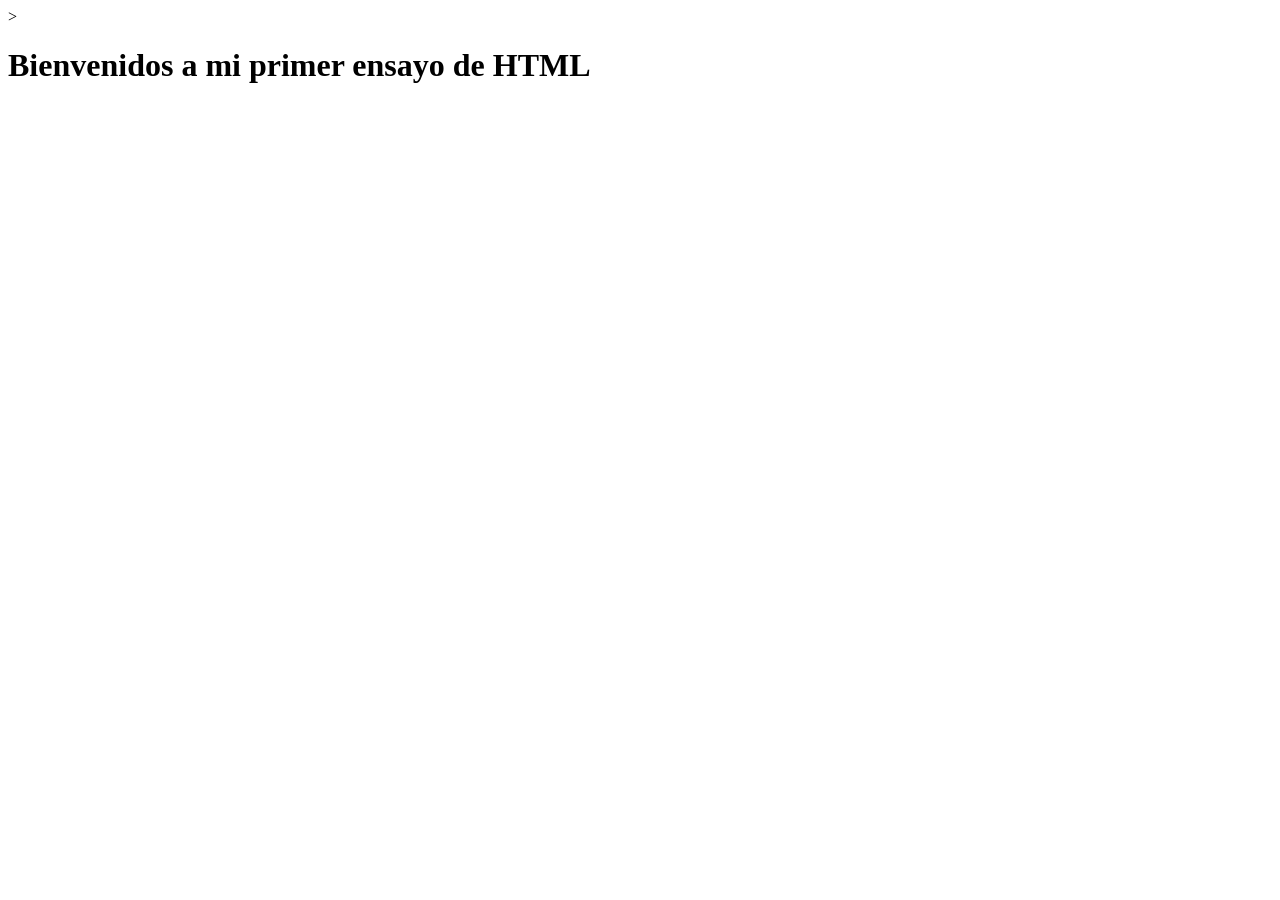
<file: Untitled-1.html>
<!DOCTPYE html>
<html lang="en">    
<head>
    <meta charset="UTF-8">
    <meta name="viewport" content="width=device-width, initial-scale=1.0">
    <title>ensayo </title>
></head>
<body>
    <h1>Bienvenidos a mi primer ensayo de HTML</h1>
</file>
<file: styles.css>
@import url('css/variables.css');
@import url('css/header.css');
@import url('css/ticker-welcome-fomo.css');
@import url('css/vocational.css');
@import url('css/hero-stats.css');
@import url('css/jobs-opps-map.css');
@import url('css/modals-toasts.css');
@import url('css/dark-theme.css');
</file>
